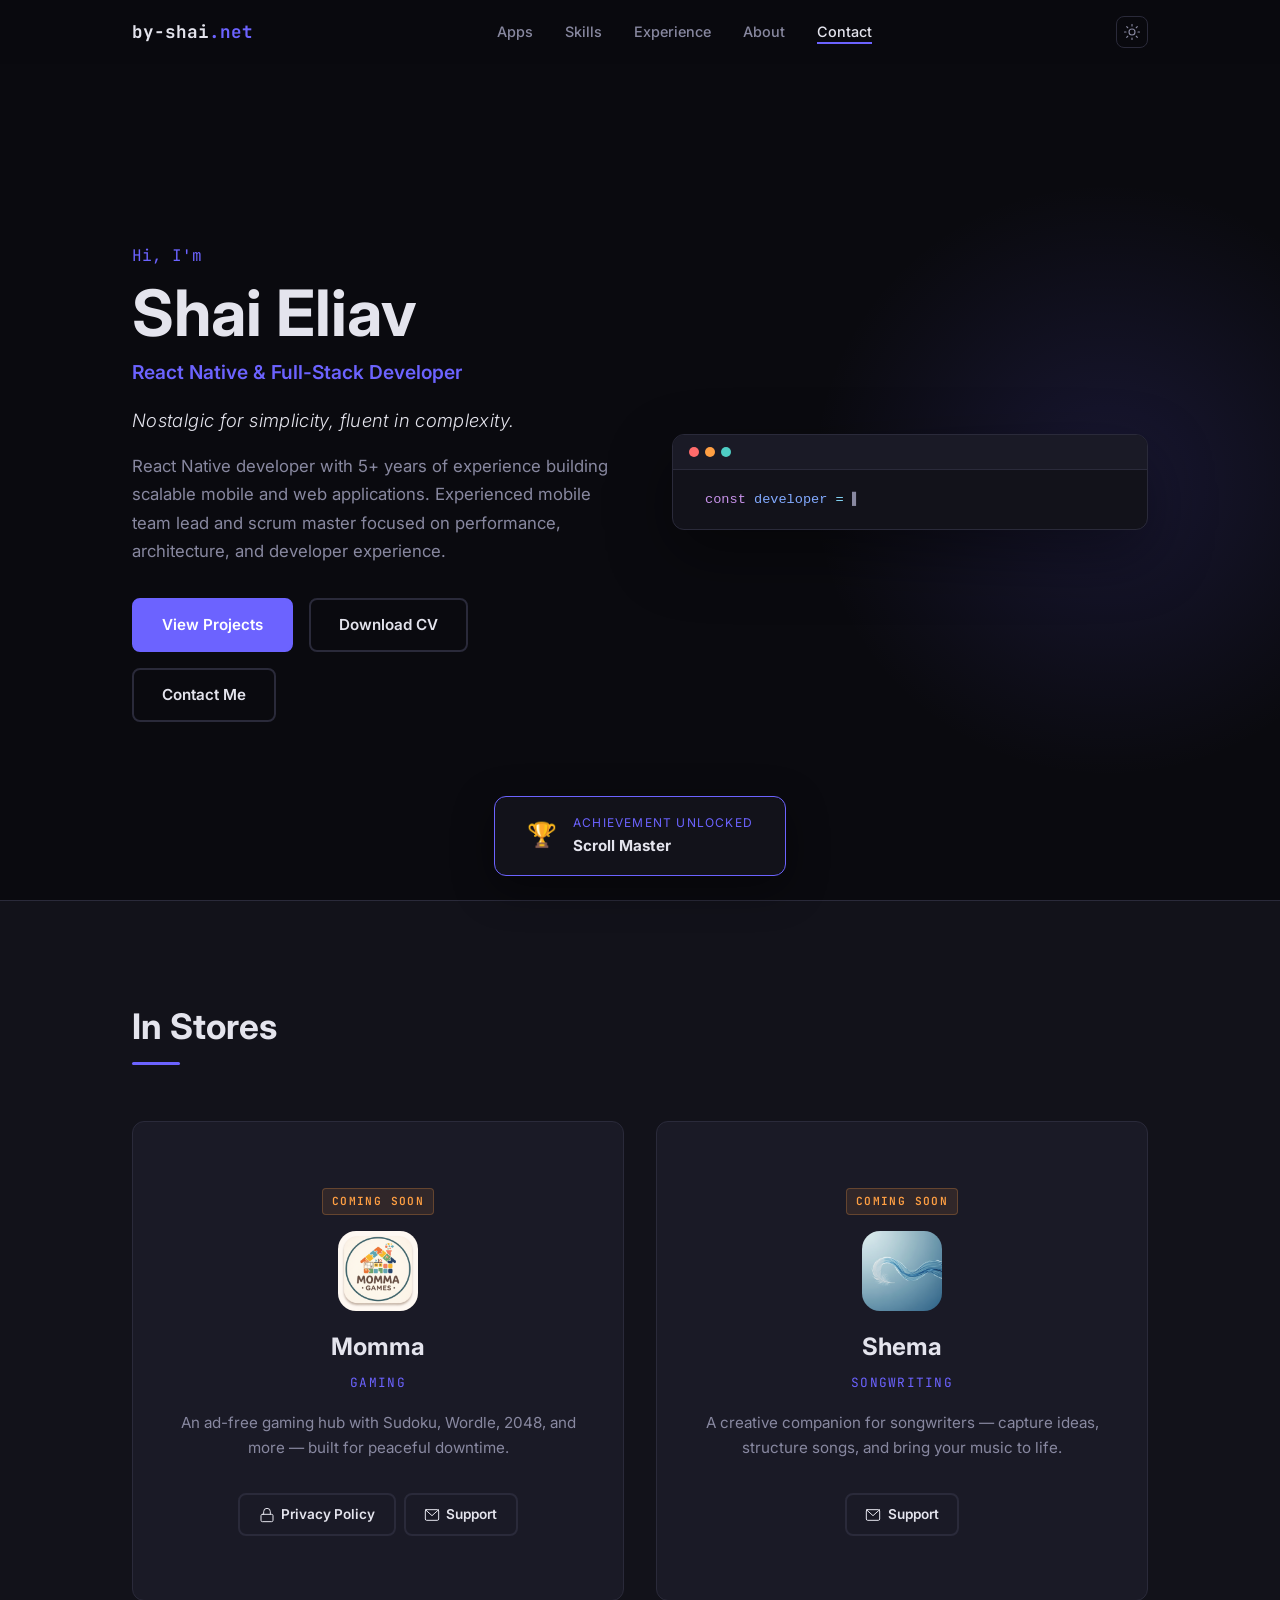
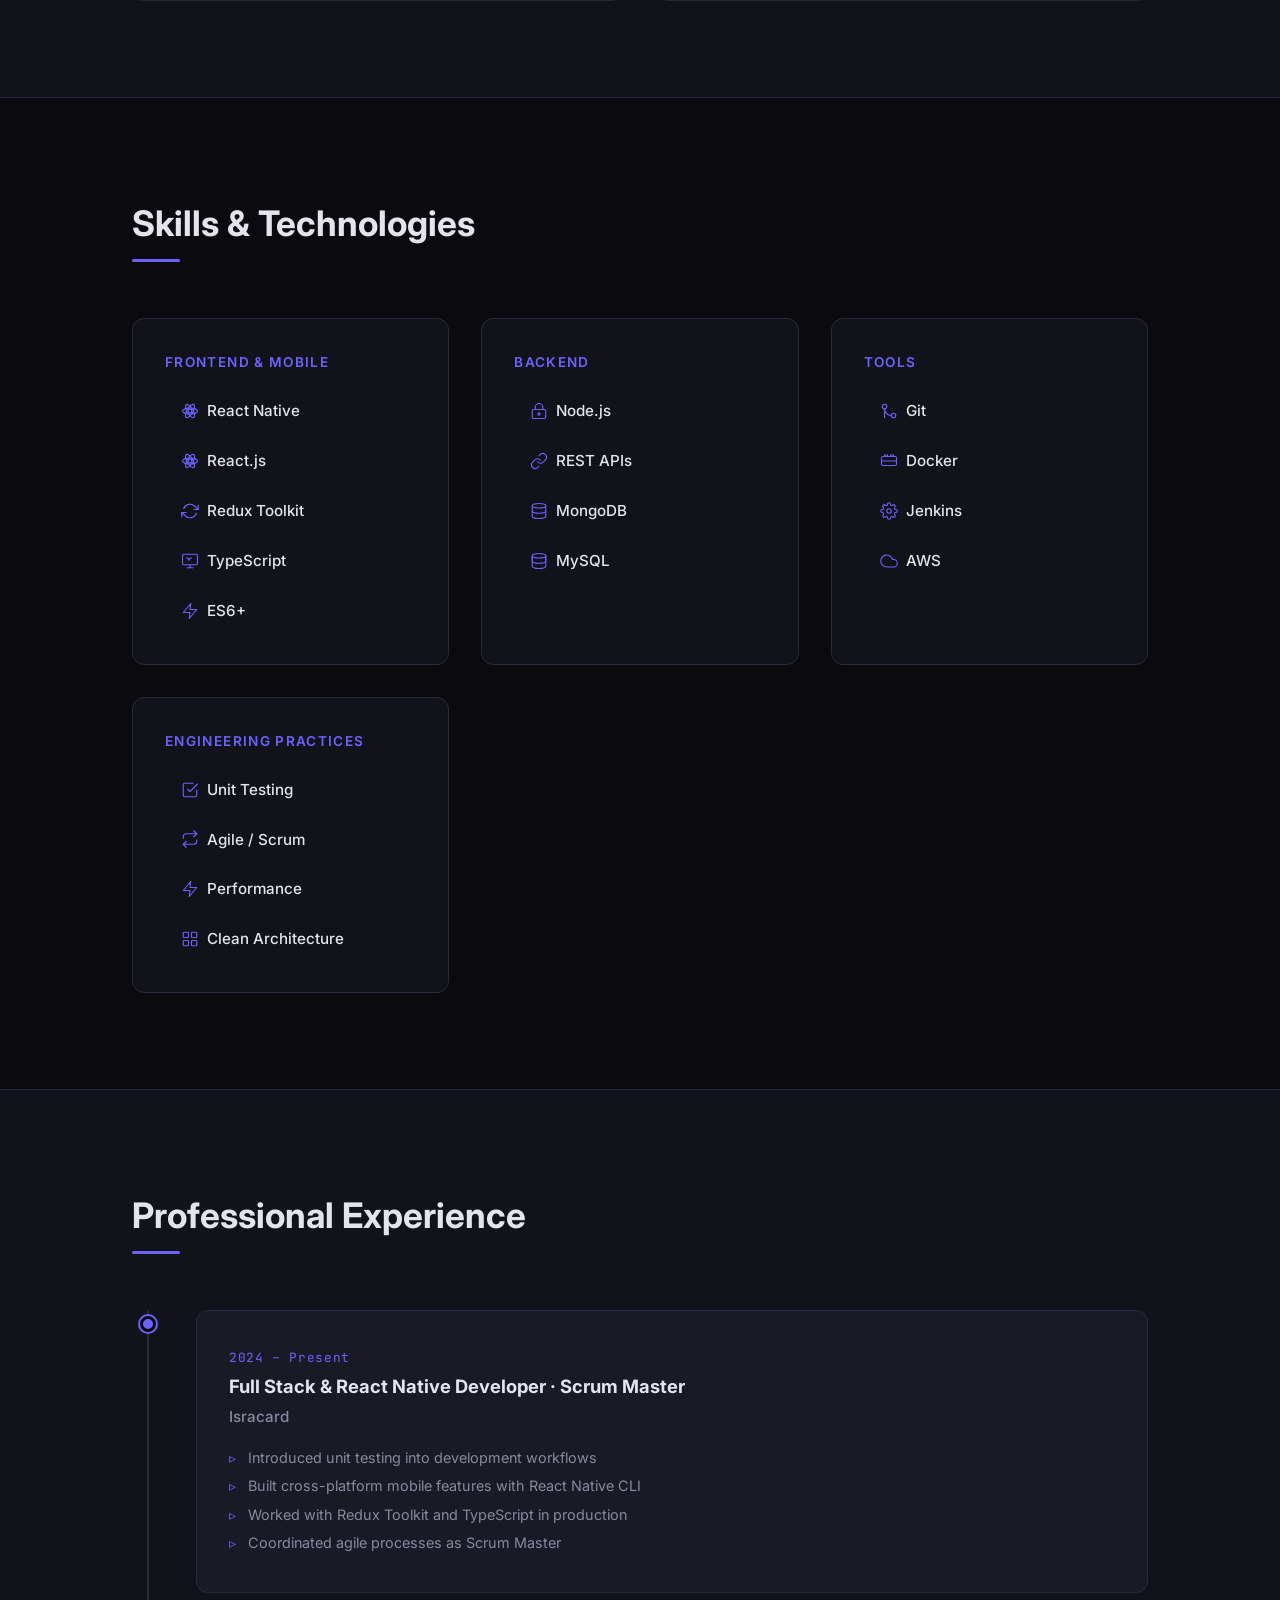
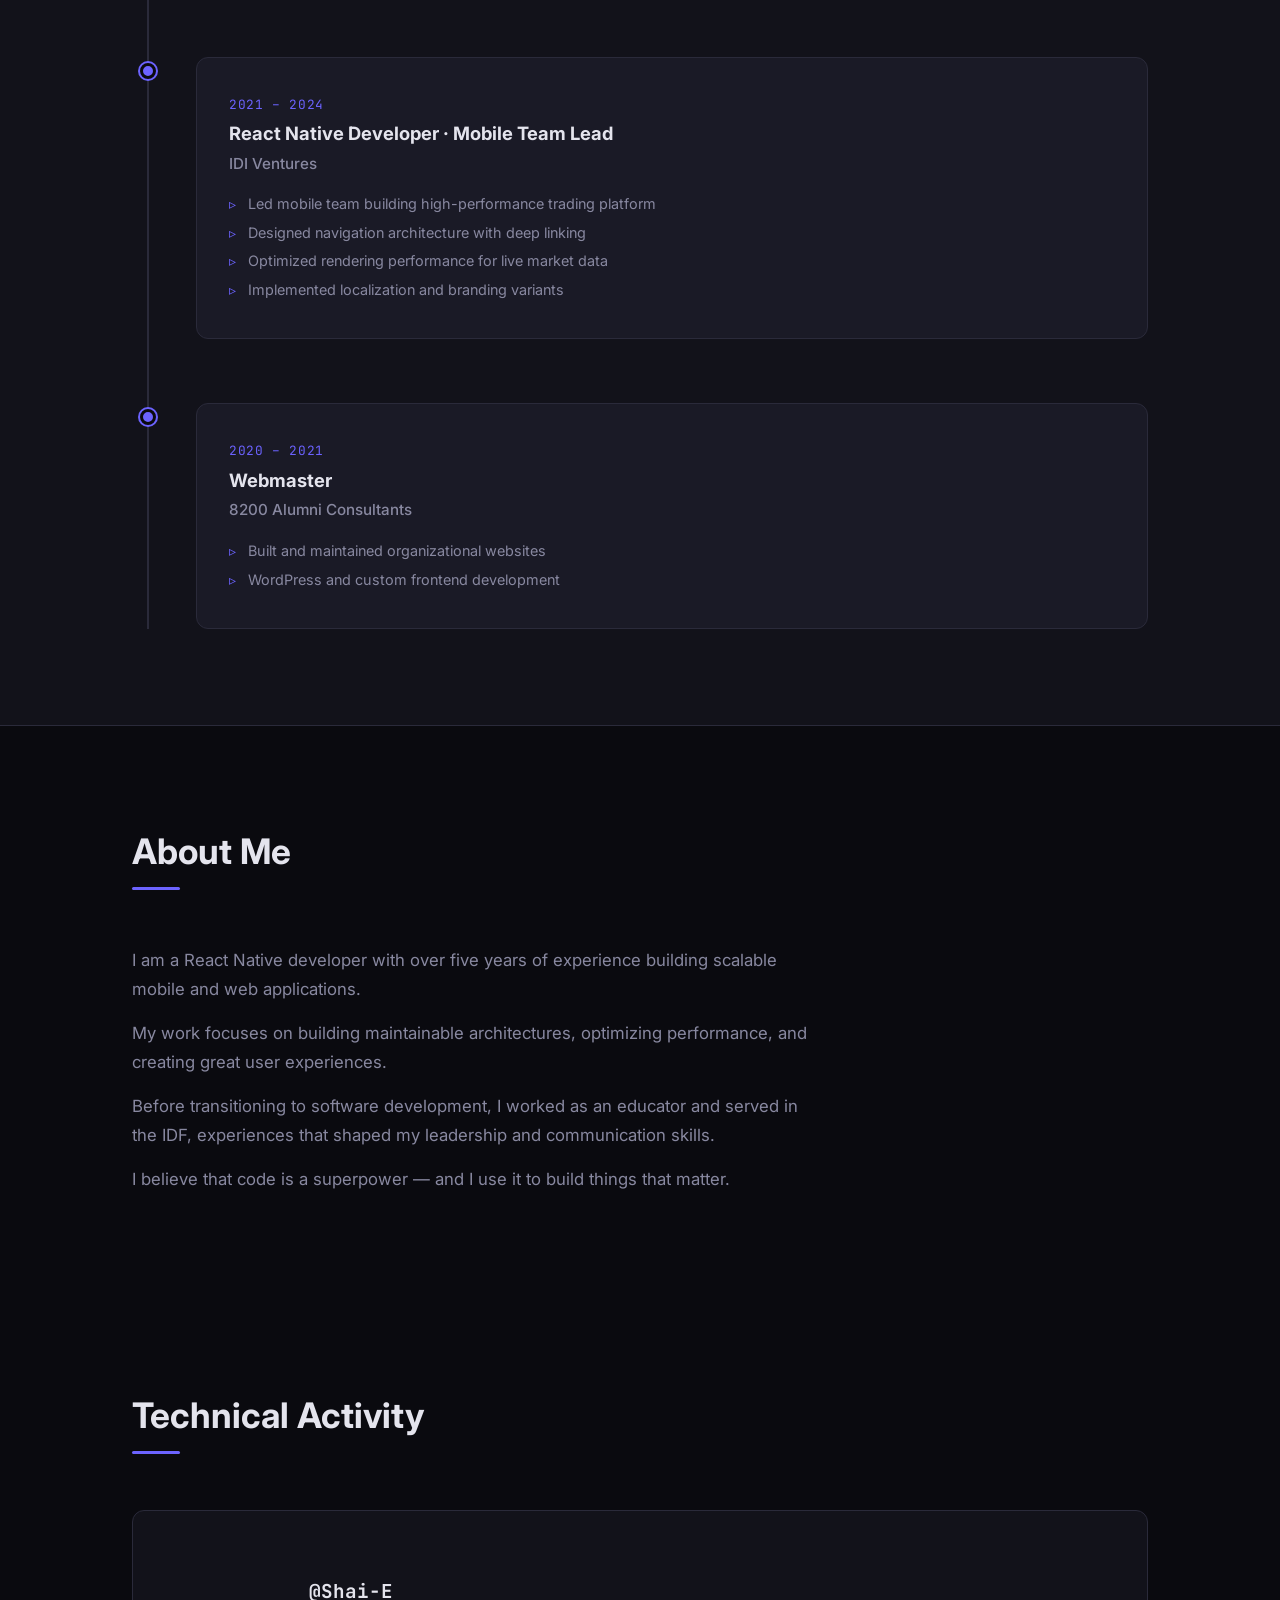
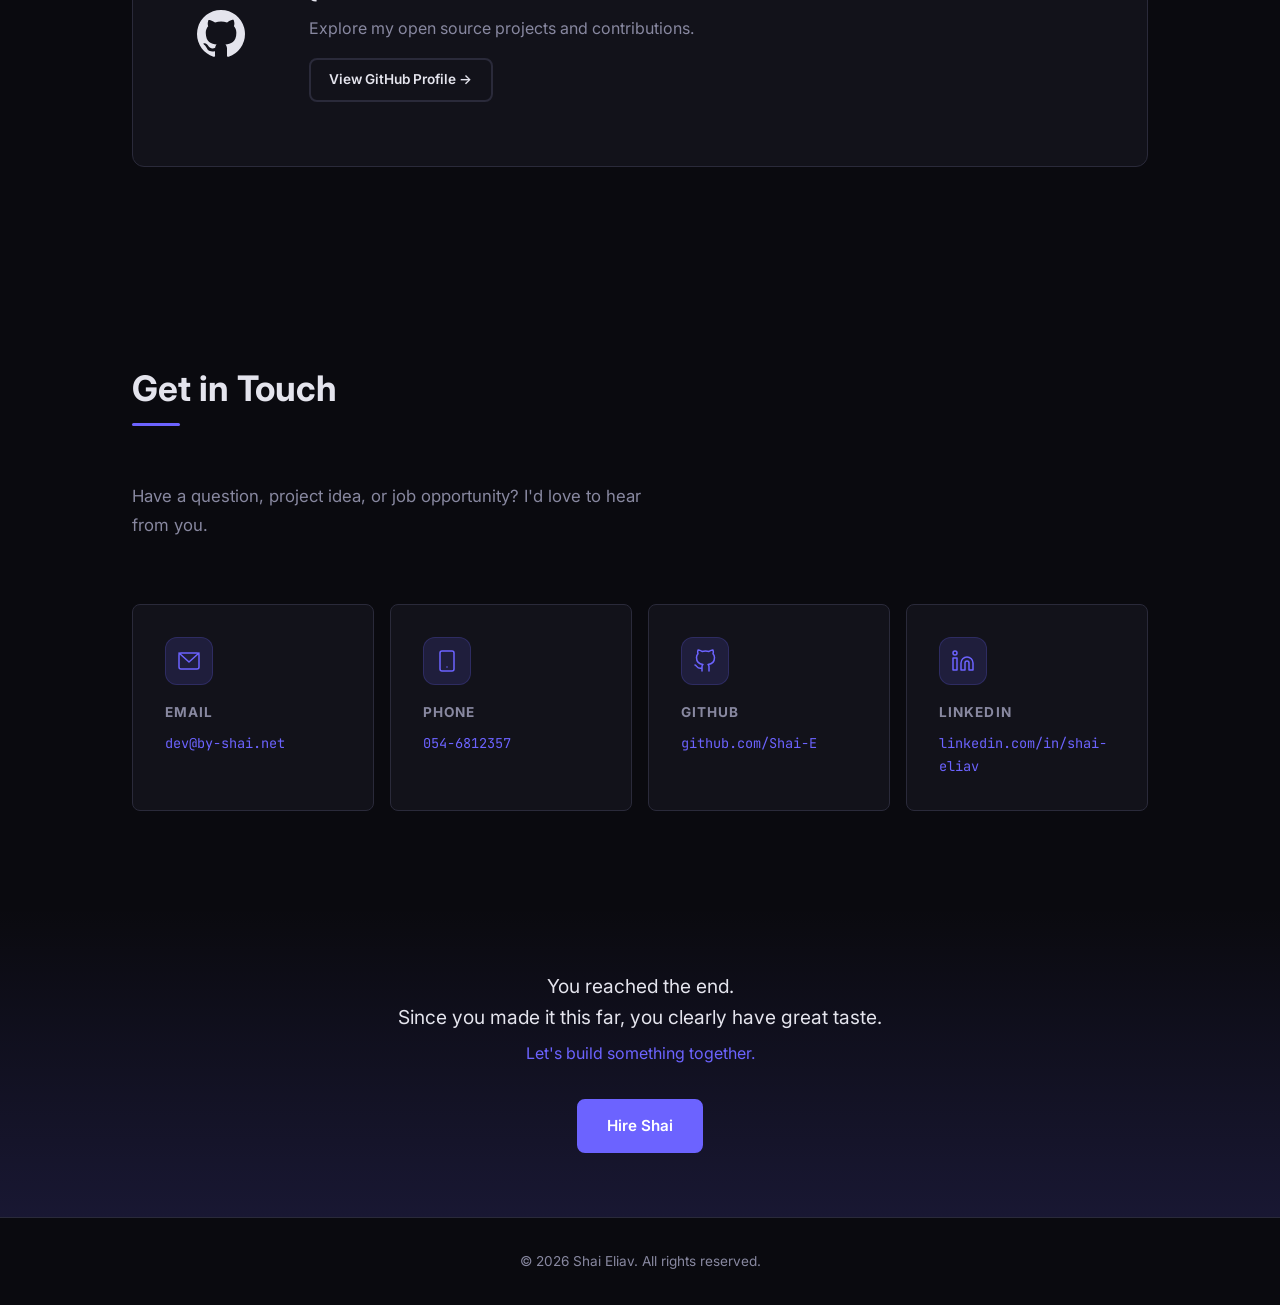
<file: index.html>
<!DOCTYPE html>
<html lang="en">
<head>
  <meta charset="UTF-8">
  <meta name="viewport" content="width=device-width, initial-scale=1.0">
  <title>Shai Eliav – React Native Developer</title>
  <meta name="description" content="React Native developer with 5+ years experience building scalable mobile applications and leading engineering teams.">
  <meta name="author" content="Shai Eliav">
  <meta name="keywords" content="React Native, Full Stack Developer, Mobile Developer, TypeScript, Redux Toolkit, Node.js">

  <!-- Open Graph -->
  <meta property="og:title" content="Shai Eliav – React Native Developer">
  <meta property="og:description" content="React Native developer with 5+ years experience building scalable mobile applications and leading engineering teams.">
  <meta property="og:type" content="website">
  <meta property="og:url" content="https://by-shai.net">

  <!-- Favicon -->
  <link rel="icon" href="data:image/svg+xml,<svg xmlns='http://www.w3.org/2000/svg' viewBox='0 0 100 100'><text y='.9em' font-size='90'>⚡</text></svg>">

  <!-- Fonts -->
  <link rel="preconnect" href="https://fonts.googleapis.com">
  <link rel="preconnect" href="https://fonts.gstatic.com" crossorigin>
  <link href="https://fonts.googleapis.com/css2?family=Inter:wght@400;500;600;700&family=JetBrains+Mono:wght@400;500&display=swap" rel="stylesheet">

  <link rel="stylesheet" href="css/variables.css">
  <link rel="stylesheet" href="css/base.css">
  <link rel="stylesheet" href="css/components.css">
  <link rel="stylesheet" href="css/easter-eggs.css">
  <link rel="stylesheet" href="css/responsive.css">
</head>
<body>

  <!--
    ╔══════════════════════════════════════════╗
    ║  Hello developer 👋                      ║
    ║                                          ║
    ║  Yes, I know you opened the inspector.   ║
    ║                                          ║
    ║  Since you're here:                      ║
    ║                                          ║
    ║  Favorite stack:                         ║
    ║  React Native + TypeScript               ║
    ║  + Redux Toolkit                         ║
    ║                                          ║
    ║  Let's build something great.            ║
    ║                                          ║
    ║  github.com/Shai-E                       ║
    ╚══════════════════════════════════════════╝
  -->

  <!-- ============ NAV ============ -->
  <nav class="nav" id="nav">
    <div class="nav__inner">
      <a href="#" class="nav__logo" id="siteLogo">by-shai<span class="accent">.net</span></a>
      <button class="nav__toggle" id="navToggle" aria-label="Toggle menu">
        <span></span><span></span><span></span>
      </button>
      <ul class="nav__links" id="navLinks">
        <!-- <li><a href="#projects">Projects</a></li> -->
        <li><a href="#stores">Apps</a></li>
        <li><a href="#skills">Skills</a></li>
        <li><a href="#experience">Experience</a></li>
        <li><a href="#about">About</a></li>
        <li><a href="#contact">Contact</a></li>
      </ul>
      <button class="nav__theme" id="themeToggle" aria-label="Switch theme" title="Switch theme">
        <svg viewBox="0 0 24 24" width="18" height="18" fill="none" stroke="currentColor" stroke-width="1.5" stroke-linecap="round" stroke-linejoin="round"><circle cx="12" cy="12" r="4"/><path d="M12 2v2"/><path d="M12 20v2"/><path d="M4.93 4.93l1.41 1.41"/><path d="M17.66 17.66l1.41 1.41"/><path d="M2 12h2"/><path d="M20 12h2"/><path d="M6.34 17.66l-1.41 1.41"/><path d="M19.07 4.93l-1.41 1.41"/></svg>
      </button>
    </div>
  </nav>

  <!-- ============ HERO ============ -->
  <header class="hero" id="hero">
    <div class="hero__bg-glow"></div>
    <div class="container hero__grid">
      <div class="hero__content">
        <p class="hero__greeting">Hi, I'm</p>
        <h1 class="hero__name">Shai Eliav</h1>
        <p class="hero__title">React Native & Full-Stack Developer</p>
        <p class="hero__slogan">Nostalgic for simplicity, fluent in complexity.</p>
        <p class="hero__tagline">React Native developer with 5+ years of experience building scalable mobile and web applications. Experienced mobile team lead and scrum master focused on performance, architecture, and developer experience.</p>
        <div class="hero__cta">
          <a href="#projects" class="btn btn--primary">View Projects</a>
          <a href="assets/Shai%20Eliav%20CV%202026.pdf" download class="btn btn--outline">Download CV</a>
          <a href="#contact" class="btn btn--outline">Contact Me</a>
        </div>
      </div>
      <div class="hero__code" aria-hidden="true">
        <div class="hero__code-window">
          <div class="hero__code-dots">
            <span></span><span></span><span></span>
          </div>
          <pre class="hero__code-text"><code id="heroCode"></code></pre>
        </div>
      </div>
    </div>
    <div class="hero__scroll" aria-hidden="true">
      <span>↓</span>
    </div>
  </header>

  <!--
  ============ FEATURED PROJECTS (hidden for now) ============
  <section class="section projects" id="projects">
    <div class="container">
      <h2 class="section__title fade-in">Featured Projects</h2>
      <div class="projects__grid">

        <article class="project-card fade-in">
          <div class="project-card__header">
            <div class="project-card__icon">
              <svg viewBox="0 0 24 24" width="28" height="28" fill="none" stroke="currentColor" stroke-width="1.5" stroke-linecap="round" stroke-linejoin="round">
                <polyline points="22 7 13.5 15.5 8.5 10.5 2 17"/>
                <polyline points="16 7 22 7 22 13"/>
              </svg>
            </div>
            <h3 class="project-card__name">Trading Platform</h3>
            <p class="project-card__company">IDI Ventures</p>
          </div>
          <p class="project-card__desc">High-performance mobile trading platform with live market data, optimized rendering, and complex navigation architecture.</p>
          <ul class="project-card__highlights">
            <li>Optimized long dynamic lists for 60fps scrolling</li>
            <li>Complex navigation architecture with deep linking</li>
            <li>Branding variants and multi-theme support</li>
          </ul>
          <div class="project-card__tech">
            <span class="tech-badge">React Native</span>
            <span class="tech-badge">Redux Toolkit</span>
            <span class="tech-badge">TypeScript</span>
          </div>
        </article>

        <article class="project-card fade-in">
          <div class="project-card__header">
            <div class="project-card__icon">
              <svg viewBox="0 0 24 24" width="28" height="28" fill="none" stroke="currentColor" stroke-width="1.5" stroke-linecap="round" stroke-linejoin="round">
                <path d="M12 2C8.13 2 5 5.13 5 9c0 5.25 7 13 7 13s7-7.75 7-13c0-3.87-3.13-7-7-7z"/>
                <circle cx="12" cy="9" r="2.5"/>
              </svg>
            </div>
            <h3 class="project-card__name">Get Lucky</h3>
            <p class="project-card__company">In Development</p>
          </div>
          <p class="project-card__desc">Mobile app connecting users to nearby events based on location with real-time interactions and approval workflows.</p>
          <ul class="project-card__highlights">
            <li>Location-based event discovery</li>
            <li>Event creation and participation approval</li>
            <li>Real-time interactions and notifications</li>
          </ul>
          <div class="project-card__tech">
            <span class="tech-badge">React Native</span>
            <span class="tech-badge">Node.js</span>
            <span class="tech-badge">MongoDB</span>
          </div>
        </article>

        <article class="project-card fade-in">
          <div class="project-card__header">
            <div class="project-card__icon project-card__icon--img">
              <img src="assets/momma-logo.png" alt="Momma logo">
            </div>
            <h3 class="project-card__name">Momma</h3>
            <p class="project-card__company">Personal Project</p>
          </div>
          <p class="project-card__desc">An ad-free gaming hub with Sudoku, Wordle, 2048, and more — built to make downtime actually peaceful.</p>
          <ul class="project-card__highlights">
            <li>Multiple classic games in one app</li>
            <li>Completely ad-free experience</li>
            <li>Clean, accessible UI design</li>
          </ul>
          <div class="project-card__tech">
            <span class="tech-badge">React Native</span>
            <span class="tech-badge">TypeScript</span>
            <span class="tech-badge">Zustand</span>
            <span class="tech-badge">MMKV</span>
          </div>
        </article>

        <article class="project-card fade-in">
          <div class="project-card__header">
            <div class="project-card__icon project-card__icon--img">
              <img src="assets/shema-logo.png" alt="Shema logo">
            </div>
            <h3 class="project-card__name">Shema</h3>
            <p class="project-card__company">Personal Project</p>
          </div>
          <p class="project-card__desc">A creative companion for songwriters — combining lyrics, recording, chords, and a teleprompter into one seamless, privacy-first experience. All data stays on device.</p>
          <ul class="project-card__highlights">
            <li>Lyrics editor with chords overlay</li>
            <li>Built-in recording and teleprompter</li>
            <li>Privacy-first — all data stored locally</li>
          </ul>
          <div class="project-card__tech">
            <span class="tech-badge">React Native</span>
            <span class="tech-badge">TypeScript</span>
            <span class="tech-badge">SQLite</span>
          </div>
        </article>

      </div>
    </div>
  </section>
  -->

  <!-- ============ IN STORES ============ -->
  <section class="section stores" id="stores">
    <div class="container">
      <h2 class="section__title fade-in">In Stores</h2>
      <div class="stores__grid">

        <!-- Momma -->
        <article class="store-card fade-in">
          <div class="store-card__badge">Coming Soon</div>
          <img src="assets/momma-logo.png" alt="Momma logo" class="store-card__logo">
          <h3 class="store-card__name">Momma</h3>
          <p class="store-card__category">Gaming</p>
          <p class="store-card__desc">An ad-free gaming hub with Sudoku, Wordle, 2048, and more — built for peaceful downtime.</p>
          <div class="store-card__links">
            <a href="privacy-momma.html" class="btn btn--small btn--outline"><svg viewBox="0 0 24 24" width="16" height="16" fill="none" stroke="currentColor" stroke-width="1.5" stroke-linecap="round" stroke-linejoin="round"><rect x="3" y="11" width="18" height="11" rx="2"/><path d="M7 11V7a5 5 0 0110 0v4"/></svg> Privacy Policy</a>
            <a href="mailto:dev+momma@by-shai.net" class="btn btn--small btn--outline"><svg viewBox="0 0 24 24" width="16" height="16" fill="none" stroke="currentColor" stroke-width="1.5" stroke-linecap="round" stroke-linejoin="round"><rect x="2" y="4" width="20" height="16" rx="2"/><polyline points="22 4 12 13 2 4"/></svg> Support</a>
          </div>
        </article>

        <!-- Shema -->
        <article class="store-card fade-in">
          <div class="store-card__badge">Coming Soon</div>
          <img src="assets/shema-logo.png" alt="Shema logo" class="store-card__logo">
          <h3 class="store-card__name">Shema</h3>
          <p class="store-card__category">Songwriting</p>
          <p class="store-card__desc">A creative companion for songwriters — capture ideas, structure songs, and bring your music to life.</p>
          <div class="store-card__links">
            <a href="mailto:dev+shema@by-shai.net" class="btn btn--small btn--outline"><svg viewBox="0 0 24 24" width="16" height="16" fill="none" stroke="currentColor" stroke-width="1.5" stroke-linecap="round" stroke-linejoin="round"><rect x="2" y="4" width="20" height="16" rx="2"/><polyline points="22 4 12 13 2 4"/></svg> Support</a>
          </div>
        </article>

      </div>
    </div>
  </section>

  <!-- ============ SKILLS & TECHNOLOGIES ============ -->
  <section class="section skills" id="skills">
    <div class="container">
      <h2 class="section__title fade-in">Skills & Technologies</h2>
      <div class="skills__grid">

        <div class="skill-group fade-in">
          <h3 class="skill-group__title">Frontend & Mobile</h3>
          <div class="skill-group__items">
            <div class="skill-item" data-detail="5+ years · Production mobile apps · Cross-platform architecture">
              <span class="skill-item__icon"><svg viewBox="0 0 24 24" width="18" height="18" fill="none" stroke="currentColor" stroke-width="1.5" stroke-linecap="round" stroke-linejoin="round"><circle cx="12" cy="12" r="2.5"/><ellipse cx="12" cy="12" rx="10" ry="4"/><ellipse cx="12" cy="12" rx="10" ry="4" transform="rotate(60 12 12)"/><ellipse cx="12" cy="12" rx="10" ry="4" transform="rotate(120 12 12)"/></svg></span>
              <span class="skill-item__name">React Native</span>
            </div>
            <div class="skill-item" data-detail="Component architecture · SPA development · Hooks">
              <span class="skill-item__icon"><svg viewBox="0 0 24 24" width="18" height="18" fill="none" stroke="currentColor" stroke-width="1.5" stroke-linecap="round" stroke-linejoin="round"><circle cx="12" cy="12" r="2.5"/><ellipse cx="12" cy="12" rx="10" ry="4"/><ellipse cx="12" cy="12" rx="10" ry="4" transform="rotate(60 12 12)"/><ellipse cx="12" cy="12" rx="10" ry="4" transform="rotate(120 12 12)"/></svg></span>
              <span class="skill-item__name">React.js</span>
            </div>
            <div class="skill-item" data-detail="State management · Large-scale application architecture">
              <span class="skill-item__icon"><svg viewBox="0 0 24 24" width="18" height="18" fill="none" stroke="currentColor" stroke-width="1.5" stroke-linecap="round" stroke-linejoin="round"><polyline points="23 4 23 10 17 10"/><polyline points="1 20 1 14 7 14"/><path d="M3.51 9a9 9 0 0114.85-3.36L23 10M1 14l4.64 4.36A9 9 0 0020.49 15"/></svg></span>
              <span class="skill-item__name">Redux Toolkit</span>
            </div>
            <div class="skill-item" data-detail="Type safety · Interfaces · Generics · Strict mode">
              <span class="skill-item__icon"><svg viewBox="0 0 24 24" width="18" height="18" fill="none" stroke="currentColor" stroke-width="1.5" stroke-linecap="round" stroke-linejoin="round"><rect x="2" y="3" width="20" height="14" rx="2"/><path d="M8 21h8"/><path d="M12 17v4"/><path d="M7 8h2l1.5 3L12 8h2"/></svg></span>
              <span class="skill-item__name">TypeScript</span>
            </div>
            <div class="skill-item" data-detail="Modern JavaScript · Async/await · Destructuring · Modules">
              <span class="skill-item__icon"><svg viewBox="0 0 24 24" width="18" height="18" fill="none" stroke="currentColor" stroke-width="1.5" stroke-linecap="round" stroke-linejoin="round"><path d="M13 2L3 14h9l-1 8 10-12h-9l1-8z"/></svg></span>
              <span class="skill-item__name">ES6+</span>
            </div>
          </div>
        </div>

        <div class="skill-group fade-in">
          <h3 class="skill-group__title">Backend</h3>
          <div class="skill-group__items">
            <div class="skill-item" data-detail="Express.js · Server-side logic · API development">
              <span class="skill-item__icon"><svg viewBox="0 0 24 24" width="18" height="18" fill="none" stroke="currentColor" stroke-width="1.5" stroke-linecap="round" stroke-linejoin="round"><path d="M12 2a5 5 0 015 5v3H7V7a5 5 0 015-5z"/><rect x="3" y="10" width="18" height="12" rx="2"/><circle cx="12" cy="16" r="1.5"/></svg></span>
              <span class="skill-item__name">Node.js</span>
            </div>
            <div class="skill-item" data-detail="API design · Authentication · CRUD operations">
              <span class="skill-item__icon"><svg viewBox="0 0 24 24" width="18" height="18" fill="none" stroke="currentColor" stroke-width="1.5" stroke-linecap="round" stroke-linejoin="round"><path d="M10 13a5 5 0 007.54.54l3-3a5 5 0 00-7.07-7.07l-1.72 1.71"/><path d="M14 11a5 5 0 00-7.54-.54l-3 3a5 5 0 007.07 7.07l1.71-1.71"/></svg></span>
              <span class="skill-item__name">REST APIs</span>
            </div>
            <div class="skill-item" data-detail="NoSQL · Document-based · Aggregation pipelines">
              <span class="skill-item__icon"><svg viewBox="0 0 24 24" width="18" height="18" fill="none" stroke="currentColor" stroke-width="1.5" stroke-linecap="round" stroke-linejoin="round"><ellipse cx="12" cy="5" rx="9" ry="3"/><path d="M21 12c0 1.66-4 3-9 3s-9-1.34-9-3"/><path d="M3 5v14c0 1.66 4 3 9 3s9-1.34 9-3V5"/></svg></span>
              <span class="skill-item__name">MongoDB</span>
            </div>
            <div class="skill-item" data-detail="Relational databases · Query optimization">
              <span class="skill-item__icon"><svg viewBox="0 0 24 24" width="18" height="18" fill="none" stroke="currentColor" stroke-width="1.5" stroke-linecap="round" stroke-linejoin="round"><ellipse cx="12" cy="5" rx="9" ry="3"/><path d="M21 12c0 1.66-4 3-9 3s-9-1.34-9-3"/><path d="M3 5v14c0 1.66 4 3 9 3s9-1.34 9-3V5"/><line x1="3" y1="12" x2="3" y2="5"/><line x1="21" y1="12" x2="21" y2="5"/></svg></span>
              <span class="skill-item__name">MySQL</span>
            </div>
          </div>
        </div>

        <div class="skill-group fade-in">
          <h3 class="skill-group__title">Tools</h3>
          <div class="skill-group__items">
            <div class="skill-item" data-detail="Version control · Branching strategies · Code review">
              <span class="skill-item__icon"><svg viewBox="0 0 24 24" width="18" height="18" fill="none" stroke="currentColor" stroke-width="1.5" stroke-linecap="round" stroke-linejoin="round"><circle cx="18" cy="18" r="3"/><circle cx="6" cy="6" r="3"/><path d="M6 21V9a9 9 0 009 9"/></svg></span>
              <span class="skill-item__name">Git</span>
            </div>
            <div class="skill-item" data-detail="Containerization · Development environments">
              <span class="skill-item__icon"><svg viewBox="0 0 24 24" width="18" height="18" fill="none" stroke="currentColor" stroke-width="1.5" stroke-linecap="round" stroke-linejoin="round"><rect x="2" y="6" width="20" height="12" rx="2"/><path d="M6 6V4h4v2"/><path d="M14 6V4h4v2"/><path d="M2 12h20"/></svg></span>
              <span class="skill-item__name">Docker</span>
            </div>
            <div class="skill-item" data-detail="CI/CD · Automated builds · Pipeline management">
              <span class="skill-item__icon"><svg viewBox="0 0 24 24" width="18" height="18" fill="none" stroke="currentColor" stroke-width="1.5" stroke-linecap="round" stroke-linejoin="round"><circle cx="12" cy="12" r="3"/><path d="M19.4 15a1.65 1.65 0 00.33 1.82l.06.06a2 2 0 01-2.83 2.83l-.06-.06a1.65 1.65 0 00-1.82-.33 1.65 1.65 0 00-1 1.51V21a2 2 0 01-4 0v-.09A1.65 1.65 0 009 19.4a1.65 1.65 0 00-1.82.33l-.06.06a2 2 0 01-2.83-2.83l.06-.06A1.65 1.65 0 004.68 15a1.65 1.65 0 00-1.51-1H3a2 2 0 010-4h.09A1.65 1.65 0 004.6 9a1.65 1.65 0 00-.33-1.82l-.06-.06a2 2 0 012.83-2.83l.06.06A1.65 1.65 0 009 4.68a1.65 1.65 0 001-1.51V3a2 2 0 014 0v.09a1.65 1.65 0 001 1.51 1.65 1.65 0 001.82-.33l.06-.06a2 2 0 012.83 2.83l-.06.06A1.65 1.65 0 0019.4 9a1.65 1.65 0 001.51 1H21a2 2 0 010 4h-.09a1.65 1.65 0 00-1.51 1z"/></svg></span>
              <span class="skill-item__name">Jenkins</span>
            </div>
            <div class="skill-item" data-detail="S3 · CloudFront · Cloud infrastructure">
              <span class="skill-item__icon"><svg viewBox="0 0 24 24" width="18" height="18" fill="none" stroke="currentColor" stroke-width="1.5" stroke-linecap="round" stroke-linejoin="round"><path d="M18 10h-1.26A8 8 0 109 20h9a5 5 0 000-10z"/></svg></span>
              <span class="skill-item__name">AWS</span>
            </div>
          </div>
        </div>

        <div class="skill-group fade-in">
          <h3 class="skill-group__title">Engineering Practices</h3>
          <div class="skill-group__items">
            <div class="skill-item" data-detail="Jest · Testing Library · TDD approach">
              <span class="skill-item__icon"><svg viewBox="0 0 24 24" width="18" height="18" fill="none" stroke="currentColor" stroke-width="1.5" stroke-linecap="round" stroke-linejoin="round"><path d="M9 11l3 3L22 4"/><path d="M21 12v7a2 2 0 01-2 2H5a2 2 0 01-2-2V5a2 2 0 012-2h11"/></svg></span>
              <span class="skill-item__name">Unit Testing</span>
            </div>
            <div class="skill-item" data-detail="Sprint planning · Retrospectives · Scrum master">
              <span class="skill-item__icon"><svg viewBox="0 0 24 24" width="18" height="18" fill="none" stroke="currentColor" stroke-width="1.5" stroke-linecap="round" stroke-linejoin="round"><polyline points="17 1 21 5 17 9"/><path d="M3 11V9a4 4 0 014-4h14"/><polyline points="7 23 3 19 7 15"/><path d="M21 13v2a4 4 0 01-4 4H3"/></svg></span>
              <span class="skill-item__name">Agile / Scrum</span>
            </div>
            <div class="skill-item" data-detail="FlatList optimization · Bundle size · Memory management">
              <span class="skill-item__icon"><svg viewBox="0 0 24 24" width="18" height="18" fill="none" stroke="currentColor" stroke-width="1.5" stroke-linecap="round" stroke-linejoin="round"><polygon points="13 2 3 14 12 14 11 22 21 10 12 10 13 2"/></svg></span>
              <span class="skill-item__name">Performance</span>
            </div>
            <div class="skill-item" data-detail="SOLID principles · Separation of concerns · Modularity">
              <span class="skill-item__icon"><svg viewBox="0 0 24 24" width="18" height="18" fill="none" stroke="currentColor" stroke-width="1.5" stroke-linecap="round" stroke-linejoin="round"><rect x="3" y="3" width="7" height="7" rx="1"/><rect x="14" y="3" width="7" height="7" rx="1"/><rect x="3" y="14" width="7" height="7" rx="1"/><rect x="14" y="14" width="7" height="7" rx="1"/></svg></span>
              <span class="skill-item__name">Clean Architecture</span>
            </div>
          </div>
        </div>

      </div>
    </div>
  </section>

  <!-- ============ EXPERIENCE TIMELINE ============ -->
  <section class="section experience" id="experience">
    <div class="container">
      <h2 class="section__title fade-in">Professional Experience</h2>
      <div class="timeline">

        <div class="timeline__item fade-in">
          <div class="timeline__dot"></div>
          <div class="timeline__content">
            <span class="timeline__date">2024 – Present</span>
            <h3 class="timeline__role">Full Stack & React Native Developer · Scrum Master</h3>
            <h4 class="timeline__company">Isracard</h4>
            <ul class="timeline__highlights">
              <li>Introduced unit testing into development workflows</li>
              <li>Built cross-platform mobile features with React Native CLI</li>
              <li>Worked with Redux Toolkit and TypeScript in production</li>
              <li>Coordinated agile processes as Scrum Master</li>
            </ul>
          </div>
        </div>

        <div class="timeline__item fade-in">
          <div class="timeline__dot"></div>
          <div class="timeline__content">
            <span class="timeline__date">2021 – 2024</span>
            <h3 class="timeline__role">React Native Developer · Mobile Team Lead</h3>
            <h4 class="timeline__company">IDI Ventures</h4>
            <ul class="timeline__highlights">
              <li>Led mobile team building high-performance trading platform</li>
              <li>Designed navigation architecture with deep linking</li>
              <li>Optimized rendering performance for live market data</li>
              <li>Implemented localization and branding variants</li>
            </ul>
          </div>
        </div>

        <div class="timeline__item fade-in">
          <div class="timeline__dot"></div>
          <div class="timeline__content">
            <span class="timeline__date">2020 – 2021</span>
            <h3 class="timeline__role">Webmaster</h3>
            <h4 class="timeline__company">8200 Alumni Consultants</h4>
            <ul class="timeline__highlights">
              <li>Built and maintained organizational websites</li>
              <li>WordPress and custom frontend development</li>
            </ul>
          </div>
        </div>

      </div>
    </div>
  </section>

  <!-- ============ ABOUT ============ -->
  <section class="section about" id="about">
    <div class="container">
      <h2 class="section__title fade-in">About Me</h2>
      <div class="about__content fade-in">
        <div class="about__text">
          <p>I am a React Native developer with over five years of experience building scalable mobile and web applications.</p>
          <p>My work focuses on building maintainable architectures, optimizing performance, and creating great user experiences.</p>
          <p>Before transitioning to software development, I worked as an educator and served in the IDF, experiences that shaped my leadership and communication skills.</p>
          <p>I believe that code is a superpower — and I use it to build things that matter.</p>
        </div>
      </div>
    </div>
  </section>

  <!-- ============ GITHUB ============ -->
  <section class="section github" id="github">
    <div class="container">
      <h2 class="section__title fade-in">Technical Activity</h2>
      <div class="github__content fade-in">
        <div class="github__card">
          <div class="github__avatar" id="githubIcon">
            <svg viewBox="0 0 24 24" width="48" height="48" fill="currentColor"><path d="M12 0C5.37 0 0 5.37 0 12c0 5.31 3.435 9.795 8.205 11.385.6.105.825-.255.825-.57 0-.285-.015-1.23-.015-2.235-3.015.555-3.795-.735-4.035-1.41-.135-.345-.72-1.41-1.23-1.695-.42-.225-1.02-.78-.015-.795.945-.015 1.62.87 1.845 1.23 1.08 1.815 2.805 1.305 3.495.99.105-.78.42-1.305.765-1.605-2.67-.3-5.46-1.335-5.46-5.925 0-1.305.465-2.385 1.23-3.225-.12-.3-.54-1.53.12-3.18 0 0 1.005-.315 3.3 1.23.96-.27 1.98-.405 3-.405s2.04.135 3 .405c2.295-1.56 3.3-1.23 3.3-1.23.66 1.65.24 2.88.12 3.18.765.84 1.23 1.905 1.23 3.225 0 4.605-2.805 5.625-5.475 5.925.435.375.81 1.095.81 2.22 0 1.605-.015 2.895-.015 3.3 0 .315.225.69.825.57A12.02 12.02 0 0024 12c0-6.63-5.37-12-12-12z"/></svg>
          </div>
          <div class="github__info">
            <h3>@Shai-E</h3>
            <p>Explore my open source projects and contributions.</p>
            <a href="https://github.com/Shai-E" target="_blank" rel="noopener noreferrer" class="btn btn--outline btn--small">View GitHub Profile →</a>
          </div>
        </div>
      </div>
    </div>
  </section>

  <!-- ============ CONTACT ============ -->
  <section class="section contact" id="contact">
    <div class="container">
      <h2 class="section__title fade-in">Get in Touch</h2>
      <p class="contact__text fade-in">Have a question, project idea, or job opportunity? I'd love to hear from you.</p>
      <div class="contact__grid fade-in">
        <a href="mailto:dev@by-shai.net" class="contact-card">
          <span class="contact-card__icon"><svg viewBox="0 0 24 24" width="24" height="24" fill="none" stroke="currentColor" stroke-width="1.5" stroke-linecap="round" stroke-linejoin="round"><rect x="2" y="4" width="20" height="16" rx="2"/><polyline points="22 4 12 13 2 4"/></svg></span>
          <h4>Email</h4>
          <p>dev@by-shai.net</p>
        </a>
        <a href="tel:+972546812357" class="contact-card">
          <span class="contact-card__icon"><svg viewBox="0 0 24 24" width="24" height="24" fill="none" stroke="currentColor" stroke-width="1.5" stroke-linecap="round" stroke-linejoin="round"><rect x="5" y="2" width="14" height="20" rx="2"/><line x1="12" y1="18" x2="12" y2="18.01"/></svg></span>
          <h4>Phone</h4>
          <p>054-6812357</p>
        </a>
        <a href="https://github.com/Shai-E" target="_blank" rel="noopener noreferrer" class="contact-card">
          <span class="contact-card__icon"><svg viewBox="0 0 24 24" width="24" height="24" fill="none" stroke="currentColor" stroke-width="1.5" stroke-linecap="round" stroke-linejoin="round"><path d="M9 19c-5 1.5-5-2.5-7-3m14 6v-3.87a3.37 3.37 0 00-.94-2.61c3.14-.35 6.44-1.54 6.44-7A5.44 5.44 0 0020 4.77 5.07 5.07 0 0019.91 1S18.73.65 16 2.48a13.38 13.38 0 00-7 0C6.27.65 5.09 1 5.09 1A5.07 5.07 0 005 4.77a5.44 5.44 0 00-1.5 3.78c0 5.42 3.3 6.61 6.44 7A3.37 3.37 0 009 18.13V22"/></svg></span>
          <h4>GitHub</h4>
          <p>github.com/Shai-E</p>
        </a>
        <a href="https://www.linkedin.com/in/shai-eliav" target="_blank" rel="noopener noreferrer" class="contact-card">
          <span class="contact-card__icon"><svg viewBox="0 0 24 24" width="24" height="24" fill="none" stroke="currentColor" stroke-width="1.5" stroke-linecap="round" stroke-linejoin="round"><path d="M16 8a6 6 0 016 6v7h-4v-7a2 2 0 00-4 0v7h-4v-7a6 6 0 016-6z"/><rect x="2" y="9" width="4" height="12"/><circle cx="4" cy="4" r="2"/></svg></span>
          <h4>LinkedIn</h4>
          <p>linkedin.com/in/shai-eliav</p>
        </a>
      </div>
    </div>
  </section>

  <!-- ============ SCROLL COMPLETION ============ -->
  <div class="scroll-complete" id="scrollComplete">
    <div class="scroll-complete__content">
      <p class="scroll-complete__text">You reached the end.<br>Since you made it this far, you clearly have great taste.</p>
      <p class="scroll-complete__subtext">Let's build something together.</p>
      <a href="#contact" class="btn btn--primary">Hire Shai</a>
    </div>
  </div>

  <!-- ============ FOOTER ============ -->
  <footer class="footer">
    <div class="container">
      <p>&copy; <span id="year"></span> Shai Eliav. All rights reserved.</p>
    </div>
  </footer>

  <!-- ============ EASTER EGG: TERMINAL ============ -->
  <div class="terminal" id="terminal" hidden>
    <div class="terminal__header">
      <span class="terminal__title">shai@portfolio:~</span>
      <button class="terminal__close" id="terminalClose" aria-label="Close terminal">×</button>
    </div>
    <div class="terminal__body" id="terminalBody">
      <div class="terminal__output" id="terminalOutput"></div>
      <div class="terminal__input-line">
        <span class="terminal__prompt">&gt;</span>
        <input type="text" class="terminal__input" id="terminalInput" autocomplete="off" spellcheck="false" aria-label="Terminal input">
      </div>
    </div>
  </div>

  <!-- ============ EASTER EGG: DEVELOPER OVERLAY ============ -->
  <div class="dev-overlay" id="devOverlay" hidden>
    <div class="dev-overlay__backdrop"></div>
    <div class="dev-overlay__panel">
      <h2>Developer Mode Activated</h2>
      <p class="dev-overlay__welcome">Welcome fellow developer.</p>
      <div class="dev-overlay__commands">
        <p>Available commands:</p>
        <code>help · projects · skills · contact · secret</code>
      </div>
      <div class="dev-overlay__body" id="devOverlayBody"></div>
      <div class="dev-overlay__input-line">
        <span class="dev-overlay__prompt">&gt;</span>
        <input type="text" class="dev-overlay__input" id="devOverlayInput" autocomplete="off" spellcheck="false" aria-label="Developer console input">
      </div>
      <button class="dev-overlay__close" id="devOverlayClose" aria-label="Close developer overlay">ESC to close</button>
    </div>
  </div>

  <!-- ============ EASTER EGG: GAME MODAL ============ -->
  <div class="game-modal" id="gameModal" hidden>
    <div class="game-modal__backdrop"></div>
    <div class="game-modal__panel">
      <div class="game-modal__header">
        <span>Mini game unlocked 🎮</span>
        <button class="game-modal__close" id="gameModalClose" aria-label="Close game">×</button>
      </div>
      <p class="game-modal__subtitle">Built with pure JavaScript.</p>
      <canvas id="snakeCanvas" width="300" height="300"></canvas>
      <p class="game-modal__controls">Arrow keys or swipe to play · Space or tap to restart</p>
    </div>
  </div>

  <!-- ============ EASTER EGG: ACHIEVEMENT TOAST ============ -->
  <div class="achievement-toast" id="achievementToast" hidden>
    <span class="achievement-toast__icon">🏆</span>
    <div>
      <p class="achievement-toast__label">Achievement unlocked</p>
      <p class="achievement-toast__name" id="achievementName"></p>
    </div>
  </div>

  <!-- ============ EASTER EGG: RECRUITER POPUP ============ -->
  <div class="recruiter-popup" id="recruiterPopup" hidden>
    <div class="recruiter-popup__content">
      <button class="recruiter-popup__close" id="recruiterClose" aria-label="Close popup">×</button>
      <p class="recruiter-popup__title">Still here?</p>
      <p class="recruiter-popup__text">You might be a recruiter.</p>
      <p class="recruiter-popup__text">Want to see my CV?</p>
      <a href="assets/Shai%20Eliav%20CV%202026.pdf" download class="btn btn--primary btn--small" id="recruiterCTA">Download CV</a>
    </div>
  </div>

  <script src="js/core.js"></script>
  <script src="js/easter-eggs.js"></script>
</body>
</html>
</file>
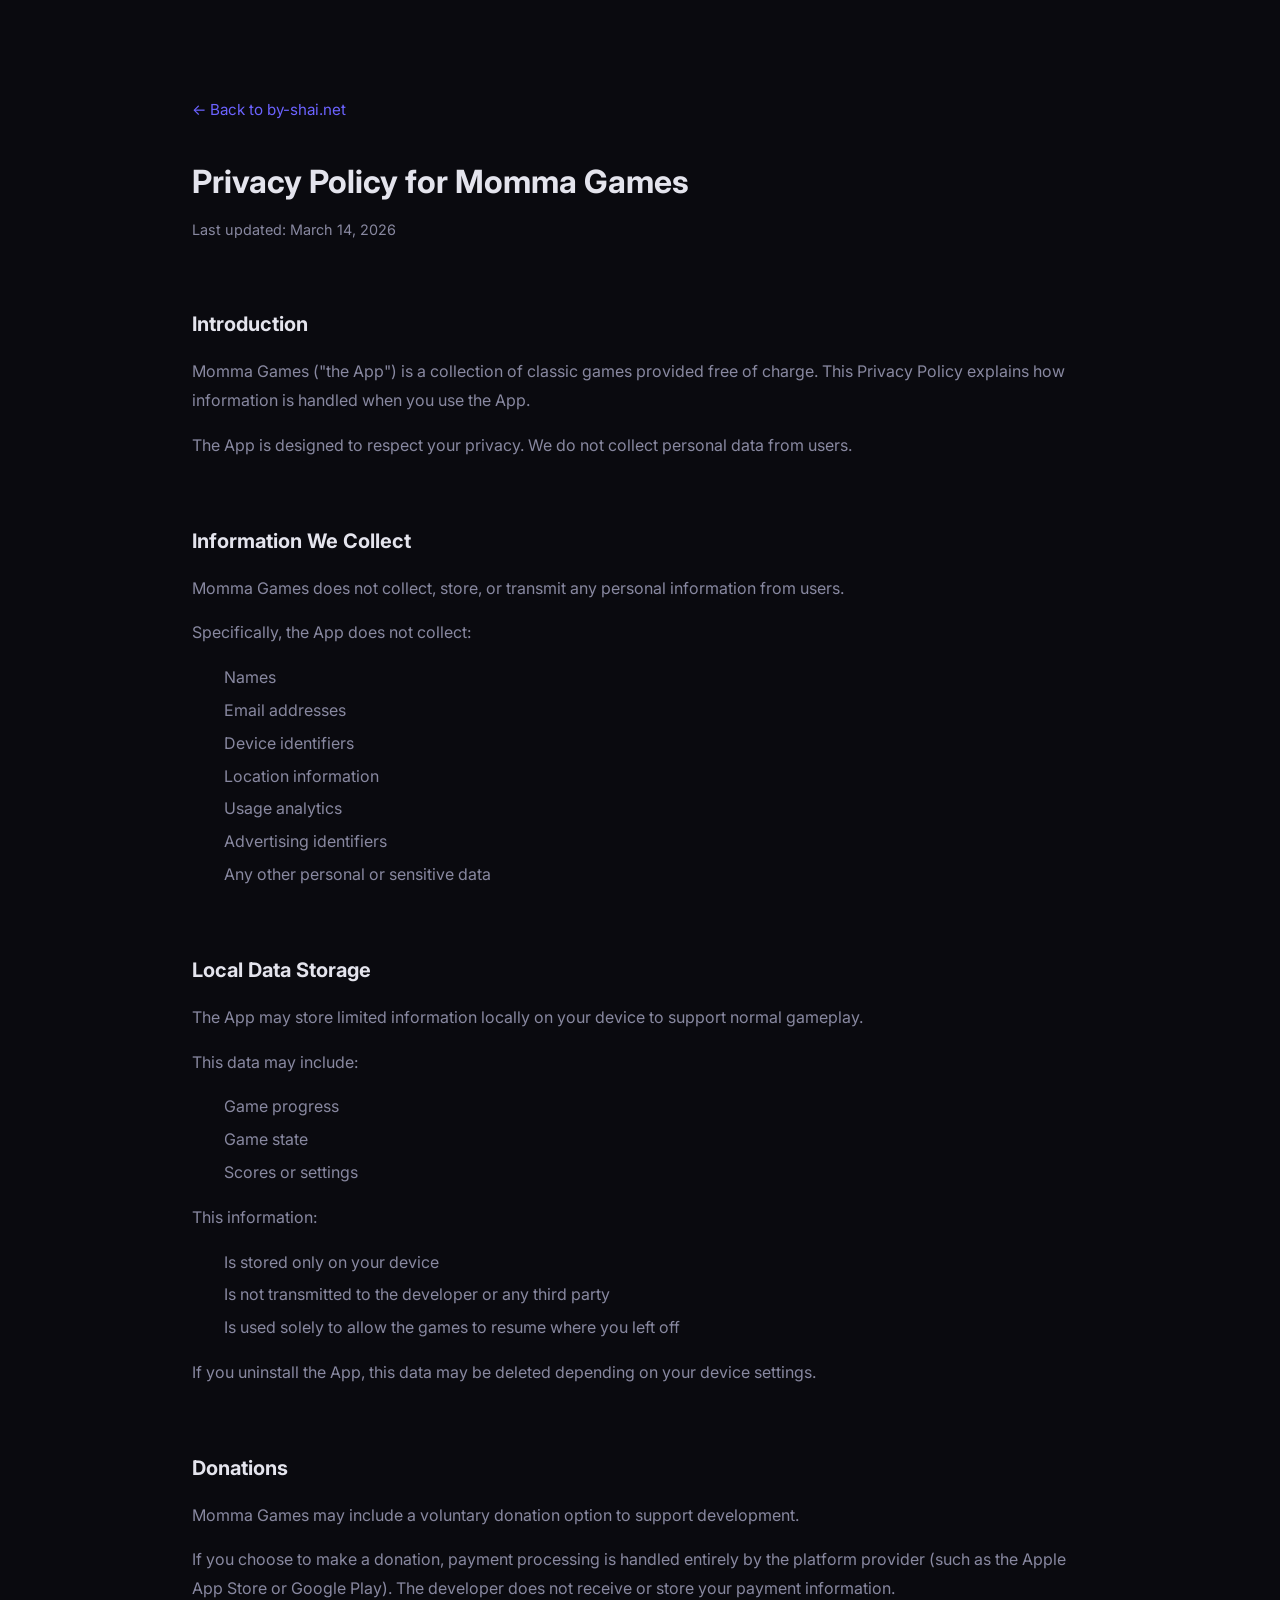
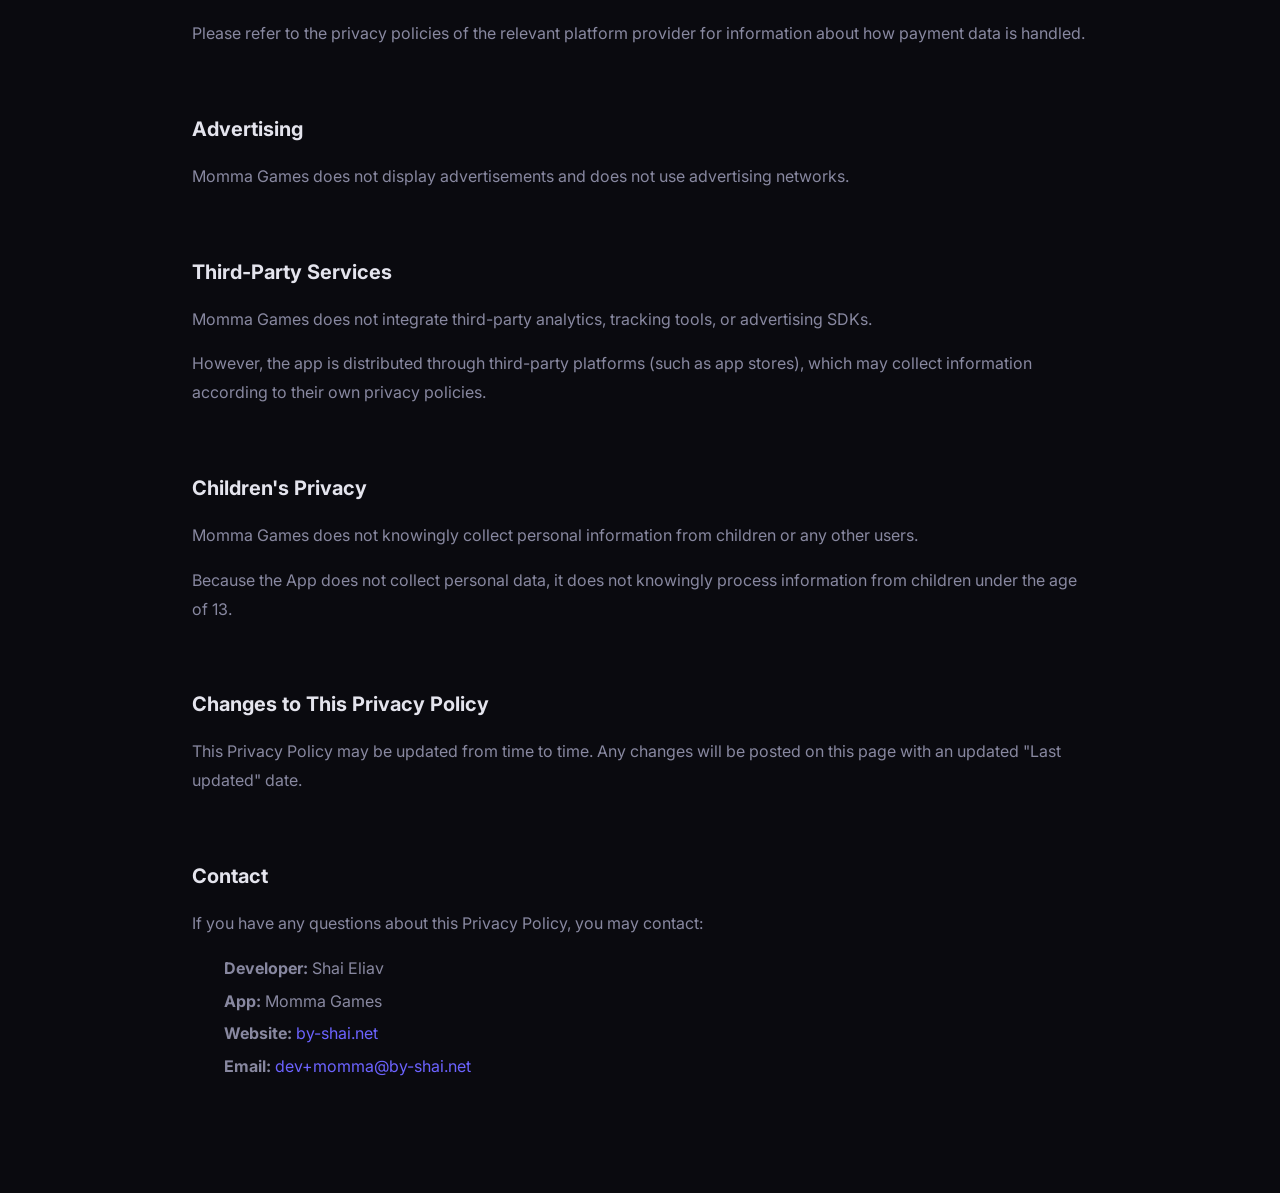
<file: privacy-momma.html>
<!DOCTYPE html>
<html lang="en">
<head>
  <meta charset="UTF-8">
  <meta name="viewport" content="width=device-width, initial-scale=1.0">
  <title>Privacy Policy — Momma Games</title>
  <meta name="description" content="Privacy Policy for Momma Games by Shai Eliav.">
  <meta name="author" content="Shai Eliav">

  <!-- Favicon (inline SVG data URI) -->
  <link rel="icon" href="data:image/svg+xml,<svg xmlns='http://www.w3.org/2000/svg' viewBox='0 0 100 100'><text y='.9em' font-size='90'>⚡</text></svg>">

  <!-- Fonts -->
  <link rel="preconnect" href="https://fonts.googleapis.com">
  <link rel="preconnect" href="https://fonts.gstatic.com" crossorigin>
  <link href="https://fonts.googleapis.com/css2?family=Inter:wght@400;500;600;700&family=JetBrains+Mono:wght@400;500&display=swap" rel="stylesheet">

  <link rel="stylesheet" href="css/style.css">
  <style>
    .legal {
      padding: var(--space-2xl) 0;
      min-height: 100vh;
    }
    .legal__back {
      display: inline-block;
      margin-bottom: var(--space-lg);
      color: var(--color-accent);
      text-decoration: none;
      font-size: 0.95rem;
    }
    .legal__back:hover {
      text-decoration: underline;
    }
    .legal h1 {
      font-size: 2rem;
      margin-bottom: var(--space-sm);
    }
    .legal__updated {
      color: var(--color-text-muted);
      font-size: 0.9rem;
      margin-bottom: var(--space-xl);
    }
    .legal h2 {
      font-size: 1.25rem;
      margin-top: var(--space-xl);
      margin-bottom: var(--space-md);
      color: var(--color-text);
    }
    .legal p {
      color: var(--color-text-muted);
      line-height: 1.8;
      margin-bottom: var(--space-md);
    }
    .legal ul {
      color: var(--color-text-muted);
      line-height: 1.8;
      margin-bottom: var(--space-md);
      padding-left: var(--space-lg);
    }
    .legal ul li {
      margin-bottom: var(--space-xs);
    }
    .legal a {
      color: var(--color-accent);
    }
    .legal a:hover {
      text-decoration: underline;
    }
  </style>
</head>
<body>

  <section class="legal">
    <div class="container">
      <a href="/" class="legal__back">← Back to by-shai.net</a>

      <h1>Privacy Policy for Momma Games</h1>
      <p class="legal__updated">Last updated: March 14, 2026</p>

      <h2>Introduction</h2>
      <p>
        Momma Games ("the App") is a collection of classic games provided free of charge.
        This Privacy Policy explains how information is handled when you use the App.
      </p>
      <p>
        The App is designed to respect your privacy. We do not collect personal data from users.
      </p>

      <h2>Information We Collect</h2>
      <p>Momma Games does not collect, store, or transmit any personal information from users.</p>
      <p>Specifically, the App does not collect:</p>
      <ul>
        <li>Names</li>
        <li>Email addresses</li>
        <li>Device identifiers</li>
        <li>Location information</li>
        <li>Usage analytics</li>
        <li>Advertising identifiers</li>
        <li>Any other personal or sensitive data</li>
      </ul>

      <h2>Local Data Storage</h2>
      <p>The App may store limited information locally on your device to support normal gameplay.</p>
      <p>This data may include:</p>
      <ul>
        <li>Game progress</li>
        <li>Game state</li>
        <li>Scores or settings</li>
      </ul>
      <p>This information:</p>
      <ul>
        <li>Is stored only on your device</li>
        <li>Is not transmitted to the developer or any third party</li>
        <li>Is used solely to allow the games to resume where you left off</li>
      </ul>
      <p>If you uninstall the App, this data may be deleted depending on your device settings.</p>

      <h2>Donations</h2>
      <p>
        Momma Games may include a voluntary donation option to support development.
      </p>
      <p>
        If you choose to make a donation, payment processing is handled entirely by the platform
        provider (such as the Apple App Store or Google Play). The developer does not receive or
        store your payment information.
      </p>
      <p>
        Please refer to the privacy policies of the relevant platform provider for information
        about how payment data is handled.
      </p>

      <h2>Advertising</h2>
      <p>Momma Games does not display advertisements and does not use advertising networks.</p>

      <h2>Third-Party Services</h2>
      <p>
        Momma Games does not integrate third-party analytics, tracking tools, or advertising SDKs.
      </p>
      <p>
        However, the app is distributed through third-party platforms (such as app stores), which
        may collect information according to their own privacy policies.
      </p>

      <h2>Children's Privacy</h2>
      <p>
        Momma Games does not knowingly collect personal information from children or any other users.
      </p>
      <p>
        Because the App does not collect personal data, it does not knowingly process information
        from children under the age of 13.
      </p>

      <h2>Changes to This Privacy Policy</h2>
      <p>
        This Privacy Policy may be updated from time to time. Any changes will be posted on this
        page with an updated "Last updated" date.
      </p>

      <h2>Contact</h2>
      <p>
        If you have any questions about this Privacy Policy, you may contact:
      </p>
      <ul>
        <li><strong>Developer:</strong> Shai Eliav</li>
        <li><strong>App:</strong> Momma Games</li>
        <li><strong>Website:</strong> <a href="https://by-shai.net">by-shai.net</a></li>
        <li><strong>Email:</strong> <a href="mailto:dev+momma@by-shai.net">dev+momma@by-shai.net</a></li>
      </ul>
    </div>
  </section>

</body>
</html>
</file>
<file: css/variables.css>
/* ===========================================
   Design Tokens
   =========================================== */

:root {
  --color-bg:          #0a0a0f;
  --color-surface:     #12121a;
  --color-surface-2:   #1a1a26;
  --color-border:      #2a2a3a;
  --color-text:        #e4e4ed;
  --color-text-muted:  #8888a0;
  --color-accent:      #6c63ff;
  --color-accent-hover:#857eff;
  --color-accent-glow: rgba(108, 99, 255, 0.15);
  --color-green:       #4ecdc4;
  --color-orange:      #ff9f43;
  --color-red:         #ff6b6b;

  --font-sans: 'Inter', -apple-system, BlinkMacSystemFont, 'Segoe UI', sans-serif;
  --font-mono: 'JetBrains Mono', 'Fira Code', monospace;

  --space-xs:  0.25rem;
  --space-sm:  0.5rem;
  --space-md:  1rem;
  --space-lg:  2rem;
  --space-xl:  4rem;
  --space-2xl: 6rem;

  --radius:    12px;
  --radius-sm: 8px;
  --transition: 0.3s cubic-bezier(0.4, 0, 0.2, 1);
  --nav-height: 64px;
}
</file>
<file: css/base.css>
/* ===========================================
   Reset, Utilities, Buttons & Animations
   =========================================== */

/* ---------- Reset ---------- */
*, *::before, *::after {
  margin: 0;
  padding: 0;
  box-sizing: border-box;
}

html {
  scroll-behavior: smooth;
  scroll-padding-top: var(--nav-height);
}

body {
  font-family: var(--font-sans);
  background: var(--color-bg);
  color: var(--color-text);
  line-height: 1.7;
  -webkit-font-smoothing: antialiased;
  -moz-osx-font-smoothing: grayscale;
  overflow-x: hidden;
  transition: background 0.5s, color 0.5s;
}

a {
  color: var(--color-accent);
  text-decoration: none;
  transition: color var(--transition);
}

a:hover { color: var(--color-accent-hover); }

img { max-width: 100%; display: block; }
ul { list-style: none; }

/* ---------- Utility ---------- */
.container {
  width: 100%;
  max-width: 1080px;
  margin-inline: auto;
  padding-inline: var(--space-lg);
}

.accent { color: var(--color-accent); }

/* ---------- Buttons ---------- */
.btn {
  display: inline-flex;
  align-items: center;
  gap: var(--space-sm);
  padding: 0.75rem 1.75rem;
  border-radius: var(--radius-sm);
  font-weight: 600;
  font-size: 0.95rem;
  transition: all var(--transition);
  cursor: pointer;
  border: 2px solid transparent;
  text-decoration: none;
}

.btn--primary {
  background: var(--color-accent);
  color: #fff;
  border-color: var(--color-accent);
}

.btn--primary:hover {
  background: var(--color-accent-hover);
  border-color: var(--color-accent-hover);
  color: #fff;
  transform: translateY(-2px);
  box-shadow: 0 8px 25px rgba(108, 99, 255, 0.3);
}

.btn--outline {
  background: transparent;
  color: var(--color-text);
  border-color: var(--color-border);
}

.btn--outline:hover {
  border-color: var(--color-accent);
  color: var(--color-accent);
  transform: translateY(-2px);
}

.btn--small {
  padding: 0.5rem 1.15rem;
  font-size: 0.85rem;
  display: inline-flex;
  align-items: center;
  gap: 0.4rem;
}

.btn--small svg {
  flex-shrink: 0;
}

/* ---------- Sections ---------- */
.section {
  padding: var(--space-2xl) 0;
}

.section__title {
  font-size: clamp(1.6rem, 4vw, 2.2rem);
  font-weight: 700;
  margin-bottom: var(--space-xl);
  position: relative;
  display: inline-block;
}

.section__title::after {
  content: '';
  position: absolute;
  bottom: -8px; left: 0;
  width: 48px; height: 3px;
  background: var(--color-accent);
  border-radius: 3px;
}

/* ---------- Animations ---------- */
@keyframes fadeUp {
  from { opacity: 0; transform: translateY(20px); }
  to   { opacity: 1; transform: translateY(0); }
}

@keyframes bounce {
  0%, 20%, 50%, 80%, 100% { transform: translateX(-50%) translateY(0); }
  40% { transform: translateX(-50%) translateY(-10px); }
  60% { transform: translateX(-50%) translateY(-5px); }
}

@keyframes slideInUp {
  from { opacity: 0; transform: translateY(20px); }
  to   { opacity: 1; transform: translateY(0); }
}

@keyframes glowPulse {
  0%, 100% { opacity: 0.5; transform: scale(1); }
  50% { opacity: 0.8; transform: scale(1.1); }
}

/* Fade-in on scroll */
.fade-in {
  opacity: 0;
  transform: translateY(24px);
  transition: opacity 0.6s ease, transform 0.6s ease;
}

.fade-in.visible {
  opacity: 1;
  transform: translateY(0);
}
</file>
<file: css/components.css>
/* ===========================================
   Component Styles
   =========================================== */

/* ---------- Navigation ---------- */
.nav {
  position: fixed;
  top: 0; left: 0; right: 0;
  height: var(--nav-height);
  z-index: 1000;
  background: rgba(10, 10, 15, 0.85);
  backdrop-filter: blur(12px);
  -webkit-backdrop-filter: blur(12px);
  border-bottom: 1px solid transparent;
  transition: border-color var(--transition), background var(--transition);
}

.nav--scrolled {
  border-bottom-color: var(--color-border);
  background: rgba(10, 10, 15, 0.95);
}

.nav__inner {
  display: flex;
  align-items: center;
  justify-content: space-between;
  max-width: 1080px;
  margin-inline: auto;
  padding-inline: var(--space-lg);
  height: 100%;
}

.nav__logo {
  font-family: var(--font-mono);
  font-weight: 700;
  font-size: 1.1rem;
  color: var(--color-text);
  text-decoration: none;
  user-select: none;
}

.nav__logo:hover { color: var(--color-text); }

/* Theme toggle */
.nav__theme {
  background: none;
  border: 1px solid var(--color-border);
  border-radius: var(--radius-sm);
  color: var(--color-text-muted);
  cursor: pointer;
  padding: 6px;
  display: flex;
  align-items: center;
  justify-content: center;
  transition: color var(--transition), border-color var(--transition);
  flex-shrink: 0;
}

.nav__theme:hover {
  color: var(--color-accent);
  border-color: var(--color-accent);
}

.nav__links {
  display: flex;
  gap: var(--space-lg);
}

.nav__links a {
  color: var(--color-text-muted);
  font-weight: 500;
  font-size: 0.9rem;
  transition: color var(--transition);
  position: relative;
}

.nav__links a::after {
  content: '';
  position: absolute;
  bottom: -4px; left: 0;
  width: 0; height: 2px;
  background: var(--color-accent);
  transition: width var(--transition);
}

.nav__links a:hover,
.nav__links a.active { color: var(--color-text); }

.nav__links a:hover::after,
.nav__links a.active::after { width: 100%; }

/* Hamburger */
.nav__toggle {
  display: none;
  flex-direction: column;
  gap: 5px;
  background: none;
  border: none;
  cursor: pointer;
  padding: var(--space-sm);
}

.nav__toggle span {
  display: block;
  width: 22px; height: 2px;
  background: var(--color-text);
  border-radius: 2px;
  transition: all var(--transition);
}

/* ---------- Hero ---------- */
.hero {
  display: flex;
  flex-direction: column;
  justify-content: center;
  min-height: 100vh;
  min-height: 100dvh;
  padding-top: var(--nav-height);
  position: relative;
  overflow: hidden;
}

.hero__bg-glow {
  position: absolute;
  top: 20%; right: -10%;
  width: 600px; height: 600px;
  background: radial-gradient(circle, var(--color-accent-glow) 0%, transparent 70%);
  border-radius: 50%;
  pointer-events: none;
  animation: glowPulse 8s ease-in-out infinite;
}

.hero__grid {
  display: grid;
  grid-template-columns: 1fr 1fr;
  gap: var(--space-xl);
  align-items: center;
}

.hero__greeting {
  font-family: var(--font-mono);
  color: var(--color-accent);
  font-size: 1rem;
  margin-bottom: var(--space-sm);
  opacity: 0;
  animation: fadeUp 0.6s ease forwards 0.2s;
}

.hero__name {
  font-size: clamp(2.5rem, 6vw, 4rem);
  font-weight: 700;
  line-height: 1.1;
  margin-bottom: var(--space-sm);
  opacity: 0;
  animation: fadeUp 0.6s ease forwards 0.4s;
}

.hero__title {
  font-size: clamp(1rem, 2vw, 1.2rem);
  color: var(--color-accent);
  font-weight: 600;
  margin-bottom: var(--space-md);
  opacity: 0;
  animation: fadeUp 0.6s ease forwards 0.5s;
}

.hero__slogan {
  font-size: clamp(1rem, 1.8vw, 1.15rem);
  color: var(--color-text);
  font-style: italic;
  font-weight: 300;
  letter-spacing: 0.02em;
  margin-bottom: var(--space-md);
  opacity: 0;
  animation: fadeUp 0.6s ease forwards 0.55s;
}

.hero__tagline {
  font-size: clamp(0.95rem, 1.5vw, 1.05rem);
  color: var(--color-text-muted);
  max-width: 520px;
  margin-bottom: var(--space-lg);
  opacity: 0;
  animation: fadeUp 0.6s ease forwards 0.6s;
}

.hero__cta {
  display: flex;
  gap: var(--space-md);
  flex-wrap: wrap;
  opacity: 0;
  animation: fadeUp 0.6s ease forwards 0.8s;
}

.hero__scroll {
  position: absolute;
  bottom: var(--space-lg);
  left: 50%;
  transform: translateX(-50%);
  color: var(--color-text-muted);
  font-size: 1.5rem;
  animation: bounce 2s ease infinite;
}

/* Hero Code Window */
.hero__code {
  opacity: 0;
  animation: fadeUp 0.8s ease forwards 1s;
}

.hero__code-window {
  background: var(--color-surface);
  border: 1px solid var(--color-border);
  border-radius: var(--radius);
  overflow: hidden;
  box-shadow: 0 24px 64px rgba(0, 0, 0, 0.4);
}

.hero__code-dots {
  display: flex;
  gap: 6px;
  padding: 12px 16px;
  background: var(--color-surface-2);
  border-bottom: 1px solid var(--color-border);
}

.hero__code-dots span {
  width: 10px; height: 10px;
  border-radius: 50%;
}

.hero__code-dots span:nth-child(1) { background: var(--color-red); }
.hero__code-dots span:nth-child(2) { background: var(--color-orange); }
.hero__code-dots span:nth-child(3) { background: var(--color-green); }

.hero__code-text {
  padding: var(--space-md) var(--space-lg);
  font-family: var(--font-mono);
  font-size: clamp(0.7rem, 1.5vw, 0.85rem);
  line-height: 1.8;
  color: var(--color-text-muted);
  white-space: pre;
  overflow-x: auto;
}

.hero__code-text .keyword { color: #c792ea; }
.hero__code-text .variable { color: #82aaff; }
.hero__code-text .string { color: #c3e88d; }
.hero__code-text .property { color: #f78c6c; }
.hero__code-text .bracket { color: #89ddff; }
.hero__code-text .punctuation { color: #89ddff; }

/* ---------- Project Cards ---------- */
.projects {
  background: var(--color-surface);
  border-top: 1px solid var(--color-border);
  border-bottom: 1px solid var(--color-border);
}

.projects__grid {
  display: grid;
  grid-template-columns: repeat(auto-fit, minmax(300px, 1fr));
  gap: var(--space-lg);
}

.project-card {
  background: var(--color-surface-2);
  border: 1px solid var(--color-border);
  border-radius: var(--radius);
  padding: var(--space-lg);
  transition: transform var(--transition), box-shadow var(--transition), border-color var(--transition);
  display: flex;
  flex-direction: column;
}

.project-card:hover {
  transform: translateY(-6px);
  box-shadow: 0 20px 60px rgba(0, 0, 0, 0.3);
  border-color: var(--color-accent);
}

.project-card__header {
  margin-bottom: var(--space-md);
}

.project-card__icon {
  width: 48px;
  height: 48px;
  display: flex;
  align-items: center;
  justify-content: center;
  background: var(--color-accent-glow);
  border: 1px solid rgba(108, 99, 255, 0.2);
  border-radius: 12px;
  color: var(--color-accent);
  margin-bottom: var(--space-sm);
  transition: background var(--transition), border-color var(--transition);
}

.project-card:hover .project-card__icon {
  background: rgba(108, 99, 255, 0.2);
  border-color: var(--color-accent);
}

.project-card__icon--img {
  padding: 0;
  overflow: hidden;
  background: none;
  border-color: transparent;
}

.project-card__icon--img img {
  width: 100%;
  height: 100%;
  object-fit: cover;
  border-radius: 11px;
}

.project-card:hover .project-card__icon--img {
  background: none;
}

.project-card__name {
  font-size: 1.3rem;
  font-weight: 700;
}

.project-card__company {
  font-family: var(--font-mono);
  font-size: 0.8rem;
  color: var(--color-accent);
  text-transform: uppercase;
  letter-spacing: 0.1em;
  margin-top: var(--space-xs);
}

.project-card__desc {
  color: var(--color-text-muted);
  font-size: 0.95rem;
  margin-bottom: var(--space-md);
  flex-grow: 1;
}

.project-card__highlights {
  list-style: none;
  margin-bottom: var(--space-lg);
  padding: 0;
}

.project-card__highlights li {
  color: var(--color-text-muted);
  font-size: 0.88rem;
  padding-left: 1.2rem;
  position: relative;
  margin-bottom: var(--space-xs);
}

.project-card__highlights li::before {
  content: '▹';
  position: absolute;
  left: 0;
  color: var(--color-accent);
}

.project-card__tech {
  display: flex;
  flex-wrap: wrap;
  gap: var(--space-sm);
  margin-top: auto;
}

.tech-badge {
  font-family: var(--font-mono);
  font-size: 0.75rem;
  padding: 0.3rem 0.7rem;
  background: var(--color-accent-glow);
  color: var(--color-accent);
  border-radius: 4px;
  border: 1px solid rgba(108, 99, 255, 0.2);
}

/* ---------- Skills ---------- */
.skills__grid {
  display: grid;
  grid-template-columns: repeat(auto-fit, minmax(240px, 1fr));
  gap: var(--space-lg);
}

.skill-group {
  background: var(--color-surface);
  border: 1px solid var(--color-border);
  border-radius: var(--radius);
  padding: var(--space-lg);
  transition: border-color var(--transition);
}

.skill-group:hover {
  border-color: var(--color-accent);
}

.skill-group__title {
  font-size: 0.85rem;
  font-weight: 600;
  text-transform: uppercase;
  letter-spacing: 0.1em;
  color: var(--color-accent);
  margin-bottom: var(--space-md);
}

.skill-group__items {
  display: flex;
  flex-direction: column;
  gap: var(--space-sm);
}

.skill-item {
  display: flex;
  align-items: center;
  gap: var(--space-sm);
  padding: var(--space-sm) var(--space-md);
  border-radius: var(--radius-sm);
  transition: background var(--transition);
  cursor: default;
  position: relative;
}

.skill-item:hover {
  background: var(--color-surface-2);
}

.skill-item__icon {
  width: 18px;
  height: 18px;
  flex-shrink: 0;
  color: var(--color-accent);
  display: flex;
  align-items: center;
  justify-content: center;
}

.skill-item__name {
  font-size: 0.95rem;
  font-weight: 500;
}

/* Skill tooltip */
.skill-item::after {
  content: attr(data-detail);
  position: absolute;
  bottom: 110%;
  left: 50%;
  transform: translateX(-50%) translateY(8px);
  background: var(--color-surface-2);
  border: 1px solid var(--color-border);
  border-radius: var(--radius-sm);
  padding: var(--space-sm) var(--space-md);
  font-size: 0.78rem;
  color: var(--color-text-muted);
  white-space: nowrap;
  pointer-events: none;
  opacity: 0;
  transition: opacity var(--transition), transform var(--transition);
  z-index: 10;
}

.skill-item:hover::after {
  opacity: 1;
  transform: translateX(-50%) translateY(0);
}

/* ---------- Experience Timeline ---------- */
.experience {
  background: var(--color-surface);
  border-top: 1px solid var(--color-border);
  border-bottom: 1px solid var(--color-border);
}

.timeline {
  position: relative;
  padding-left: var(--space-xl);
}

.timeline::before {
  content: '';
  position: absolute;
  left: 15px;
  top: 0;
  bottom: 0;
  width: 2px;
  background: var(--color-border);
}

.timeline__item {
  position: relative;
  margin-bottom: var(--space-xl);
}

.timeline__item:last-child {
  margin-bottom: 0;
}

.timeline__dot {
  position: absolute;
  left: calc(-1 * var(--space-xl) + 8px);
  top: 6px;
  width: 16px;
  height: 16px;
  border-radius: 50%;
  background: var(--color-accent);
  border: 3px solid var(--color-bg);
  box-shadow: 0 0 0 2px var(--color-accent);
  z-index: 1;
}

.timeline__content {
  background: var(--color-surface-2);
  border: 1px solid var(--color-border);
  border-radius: var(--radius);
  padding: var(--space-lg);
  transition: border-color var(--transition), transform var(--transition);
}

.timeline__content:hover {
  border-color: var(--color-accent);
  transform: translateX(4px);
}

.timeline__date {
  font-family: var(--font-mono);
  font-size: 0.8rem;
  color: var(--color-accent);
  letter-spacing: 0.05em;
}

.timeline__role {
  font-size: 1.15rem;
  font-weight: 700;
  margin-top: var(--space-xs);
  line-height: 1.4;
}

.timeline__company {
  font-size: 0.95rem;
  font-weight: 500;
  color: var(--color-text-muted);
  margin-top: var(--space-xs);
  margin-bottom: var(--space-md);
}

.timeline__highlights {
  list-style: none;
  padding: 0;
}

.timeline__highlights li {
  color: var(--color-text-muted);
  font-size: 0.9rem;
  padding-left: 1.2rem;
  position: relative;
  margin-bottom: var(--space-xs);
}

.timeline__highlights li::before {
  content: '▹';
  position: absolute;
  left: 0;
  color: var(--color-accent);
}

/* ---------- About ---------- */
.about__content {
  max-width: 680px;
}

.about__text p {
  color: var(--color-text-muted);
  font-size: 1.05rem;
  margin-bottom: var(--space-md);
}

.about__text p:last-child {
  margin-bottom: 0;
}

.about__text strong {
  color: var(--color-text);
  font-weight: 600;
}

/* ---------- GitHub ---------- */
.github__card {
  display: flex;
  align-items: center;
  gap: var(--space-xl);
  background: var(--color-surface);
  border: 1px solid var(--color-border);
  border-radius: var(--radius);
  padding: var(--space-xl);
  transition: border-color var(--transition);
}

.github__card:hover {
  border-color: var(--color-accent);
}

.github__avatar {
  color: var(--color-text);
  flex-shrink: 0;
  transition: color var(--transition);
}

.github__avatar:hover {
  color: var(--color-accent);
}

.github__info h3 {
  font-family: var(--font-mono);
  font-size: 1.2rem;
  margin-bottom: var(--space-sm);
}

.github__info p {
  color: var(--color-text-muted);
  margin-bottom: var(--space-md);
}

/* GitHub hover tooltip (easter egg) */
.github__tooltip {
  position: absolute;
  top: -60px;
  left: 50%;
  transform: translateX(-50%);
  background: var(--color-surface-2);
  border: 1px solid var(--color-accent);
  border-radius: var(--radius-sm);
  padding: var(--space-sm) var(--space-md);
  color: var(--color-accent);
  font-size: 0.85rem;
  white-space: nowrap;
  opacity: 0;
  transition: opacity var(--transition);
  pointer-events: none;
}

.github__tooltip.visible {
  opacity: 1;
}

/* ---------- In Stores ---------- */
.stores {
  background: var(--color-surface);
  border-top: 1px solid var(--color-border);
  border-bottom: 1px solid var(--color-border);
}

.stores__grid {
  display: grid;
  grid-template-columns: repeat(auto-fit, minmax(300px, 1fr));
  gap: var(--space-lg);
}

.store-card {
  background: var(--color-surface-2);
  border: 1px solid var(--color-border);
  border-radius: var(--radius);
  padding: var(--space-xl) var(--space-lg);
  text-align: center;
  transition: transform var(--transition), box-shadow var(--transition), border-color var(--transition);
  position: relative;
  overflow: hidden;
}

.store-card:hover {
  transform: translateY(-4px);
  box-shadow: 0 16px 48px rgba(0, 0, 0, 0.3);
  border-color: var(--color-accent);
}

.store-card__badge {
  display: inline-block;
  font-family: var(--font-mono);
  font-size: 0.7rem;
  font-weight: 600;
  text-transform: uppercase;
  letter-spacing: 0.12em;
  color: var(--color-orange);
  background: rgba(255, 159, 67, 0.1);
  border: 1px solid rgba(255, 159, 67, 0.25);
  border-radius: 4px;
  padding: 0.2rem 0.6rem;
  margin-bottom: var(--space-md);
}

.store-card__logo {
  width: 80px;
  height: 80px;
  border-radius: 18px;
  object-fit: cover;
  margin: 0 auto var(--space-md);
}

.store-card__name {
  font-size: 1.5rem;
  font-weight: 700;
  margin-bottom: var(--space-xs);
}

.store-card__category {
  font-family: var(--font-mono);
  font-size: 0.8rem;
  text-transform: uppercase;
  letter-spacing: 0.1em;
  color: var(--color-accent);
  margin-bottom: var(--space-md);
}

.store-card__desc {
  color: var(--color-text-muted);
  font-size: 0.95rem;
  margin-bottom: var(--space-lg);
  line-height: 1.7;
}

.store-card__links {
  display: flex;
  gap: var(--space-sm);
  flex-wrap: wrap;
  justify-content: center;
}

/* ---------- Contact ---------- */
.contact__text {
  color: var(--color-text-muted);
  font-size: 1.05rem;
  max-width: 520px;
  margin-bottom: var(--space-xl);
}

.contact__grid {
  display: grid;
  grid-template-columns: repeat(auto-fit, minmax(220px, 1fr));
  gap: var(--space-md);
}

.contact-card {
  display: block;
  background: var(--color-surface);
  border: 1px solid var(--color-border);
  border-radius: var(--radius-sm);
  padding: var(--space-lg);
  transition: border-color var(--transition), transform var(--transition);
  text-decoration: none;
  color: var(--color-text);
}

.contact-card:hover {
  border-color: var(--color-accent);
  transform: translateY(-2px);
  color: var(--color-text);
}

.contact-card__icon {
  display: flex;
  align-items: center;
  justify-content: center;
  width: 48px;
  height: 48px;
  background: var(--color-accent-glow);
  border: 1px solid rgba(108, 99, 255, 0.2);
  border-radius: 12px;
  color: var(--color-accent);
  margin-bottom: var(--space-md);
  transition: background var(--transition), border-color var(--transition);
}

.contact-card:hover .contact-card__icon {
  background: rgba(108, 99, 255, 0.2);
  border-color: var(--color-accent);
}

.contact-card h4 {
  font-size: 0.85rem;
  text-transform: uppercase;
  letter-spacing: 0.08em;
  color: var(--color-text-muted);
  margin-bottom: var(--space-sm);
}

.contact-card p {
  font-family: var(--font-mono);
  font-size: 0.85rem;
  color: var(--color-accent);
}

/* ---------- Scroll Complete ---------- */
.scroll-complete {
  padding: var(--space-xl) 0;
  text-align: center;
  background: linear-gradient(to bottom, transparent, var(--color-accent-glow));
  opacity: 0;
  transform: translateY(20px);
  transition: opacity 0.6s ease, transform 0.6s ease;
}

.scroll-complete.visible {
  opacity: 1;
  transform: translateY(0);
}

.scroll-complete__text {
  font-size: 1.2rem;
  color: var(--color-text);
  margin-bottom: var(--space-sm);
  line-height: 1.6;
}

.scroll-complete__subtext {
  color: var(--color-accent);
  font-size: 1rem;
  margin-bottom: var(--space-lg);
}

/* ---------- Footer ---------- */
.footer {
  border-top: 1px solid var(--color-border);
  padding: var(--space-lg) 0;
  text-align: center;
}

.footer p {
  color: var(--color-text-muted);
  font-size: 0.85rem;
}
</file>
<file: css/easter-eggs.css>
/* ===========================================
   Easter Egg Styles
   =========================================== */

/* ---------- Developer Theme Override ---------- */
body.dev-theme {
  --color-bg:         #000000;
  --color-surface:    #0a0a0a;
  --color-surface-2:  #111111;
  --color-border:     #1a3a1a;
  --color-text:       #00ff00;
  --color-text-muted: #00aa00;
  --color-accent:     #00ff00;
  --color-accent-hover: #33ff33;
  --color-accent-glow: rgba(0, 255, 0, 0.1);
  font-family: var(--font-mono) !important;
}

body.dev-theme * {
  font-family: var(--font-mono) !important;
}

/* ---------- 90s Retro Theme ---------- */
body.retro-theme {
  --color-bg:          #f5f0eb;
  --color-surface:     #ffffff;
  --color-surface-2:   #ece5dc;
  --color-border:      #d4c8b8;
  --color-text:        #2d2a26;
  --color-text-muted:  #6b6560;
  --color-accent:      #d6336c;
  --color-accent-hover:#c0255a;
  --color-accent-glow: rgba(214, 51, 108, 0.1);
  --color-green:       #0c7c84;
  --color-orange:      #d9730d;
  --color-red:         #cc3333;
}

body.retro-theme .nav {
  background: rgba(245, 240, 235, 0.92);
  backdrop-filter: blur(12px);
}

body.retro-theme .nav--scrolled {
  background: rgba(245, 240, 235, 0.97);
  box-shadow: 0 1px 8px rgba(0, 0, 0, 0.08);
}

body.retro-theme .hero__bg-glow {
  background: radial-gradient(
    circle,
    rgba(214, 51, 108, 0.06) 0%,
    rgba(12, 124, 132, 0.04) 50%,
    transparent 70%
  );
}

body.retro-theme .hero__code-window {
  background: #2d2a26;
  border-color: #44403a;
}

body.retro-theme .hero__code-text { color: #e8e0d4; }
body.retro-theme .hero__code-text .keyword { color: #f472b6; }
body.retro-theme .hero__code-text .variable { color: #67e8f9; }
body.retro-theme .hero__code-text .string { color: #fbbf24; }
body.retro-theme .hero__code-text .property { color: #c4b5fd; }
body.retro-theme .hero__code-text .bracket { color: #67e8f9; }
body.retro-theme .hero__code-text .punctuation { color: #a8a29e; }

body.retro-theme .tech-badge {
  background: rgba(214, 51, 108, 0.08);
  color: var(--color-accent);
  border-color: rgba(214, 51, 108, 0.2);
}

body.retro-theme .project-card:hover .project-card__icon,
body.retro-theme .contact-card:hover .contact-card__icon {
  background: rgba(214, 51, 108, 0.1);
  border-color: var(--color-accent);
}

body.retro-theme .btn--primary {
  box-shadow: 0 2px 12px rgba(214, 51, 108, 0.2);
}

body.retro-theme .btn--primary:hover {
  box-shadow: 0 4px 20px rgba(214, 51, 108, 0.3);
}

body.retro-theme .btn--outline {
  border-color: var(--color-border);
  color: var(--color-text);
}

body.retro-theme .section__title::after {
  background: linear-gradient(90deg, #d6336c, #0c7c84);
}

body.retro-theme .timeline__dot {
  background: #d6336c;
  box-shadow: 0 0 0 2px #d6336c, 0 0 8px rgba(214, 51, 108, 0.3);
}

body.retro-theme .scroll-complete {
  background: linear-gradient(to bottom, transparent, rgba(214, 51, 108, 0.05));
}

body.retro-theme .store-card__badge {
  color: #0c7c84;
  background: rgba(12, 124, 132, 0.08);
  border-color: rgba(12, 124, 132, 0.2);
}

body.retro-theme .nav__theme {
  border-color: var(--color-border);
  color: var(--color-text-muted);
}

/* ---------- Terminal ---------- */
.terminal {
  position: fixed;
  bottom: 16px;
  right: 16px;
  width: 420px;
  max-width: calc(100vw - 32px);
  max-height: 360px;
  background: rgba(10, 10, 15, 0.95);
  border: 1px solid var(--color-border);
  border-radius: var(--radius);
  z-index: 2000;
  display: flex;
  flex-direction: column;
  box-shadow: 0 20px 60px rgba(0, 0, 0, 0.5);
  backdrop-filter: blur(16px);
}

.terminal[hidden] { display: none; }

.terminal__header {
  display: flex;
  justify-content: space-between;
  align-items: center;
  padding: var(--space-sm) var(--space-md);
  background: var(--color-surface-2);
  border-bottom: 1px solid var(--color-border);
  border-radius: var(--radius) var(--radius) 0 0;
}

.terminal__title {
  font-family: var(--font-mono);
  font-size: 0.8rem;
  color: var(--color-text-muted);
}

.terminal__close {
  background: none;
  border: none;
  color: var(--color-text-muted);
  font-size: 1.3rem;
  cursor: pointer;
  padding: 2px 6px;
  line-height: 1;
  transition: color var(--transition);
}

.terminal__close:hover { color: var(--color-red); }

.terminal__body {
  flex: 1;
  overflow-y: auto;
  padding: var(--space-md);
  font-family: var(--font-mono);
  font-size: 0.82rem;
  line-height: 1.6;
}

.terminal__output {
  color: var(--color-green);
  white-space: pre-wrap;
  word-break: break-word;
  margin-bottom: var(--space-sm);
}

.terminal__input-line {
  display: flex;
  align-items: center;
  gap: var(--space-sm);
}

.terminal__prompt {
  color: var(--color-green);
  flex-shrink: 0;
}

.terminal__input {
  flex: 1;
  background: none;
  border: none;
  color: var(--color-green);
  font-family: var(--font-mono);
  font-size: 0.82rem;
  outline: none;
  caret-color: var(--color-green);
}

/* ---------- Developer Overlay ---------- */
.dev-overlay { display: none; }
.dev-overlay:not([hidden]) {
  display: flex;
  position: fixed;
  inset: 0;
  z-index: 3000;
  align-items: center;
  justify-content: center;
}

.dev-overlay__backdrop {
  position: absolute;
  inset: 0;
  background: rgba(0, 0, 0, 0.85);
}

.dev-overlay__panel {
  position: relative;
  background: var(--color-surface);
  border: 1px solid var(--color-accent);
  border-radius: var(--radius);
  padding: var(--space-xl);
  width: 560px;
  max-width: 90vw;
  max-height: 80vh;
  overflow-y: auto;
  font-family: var(--font-mono);
  box-shadow: 0 0 80px var(--color-accent-glow);
}

.dev-overlay__panel h2 {
  color: var(--color-accent);
  font-size: 1.3rem;
  margin-bottom: var(--space-sm);
}

.dev-overlay__welcome {
  color: var(--color-text-muted);
  font-size: 0.9rem;
  margin-bottom: var(--space-md);
}

.dev-overlay__commands {
  color: var(--color-text-muted);
  font-size: 0.85rem;
  margin-bottom: var(--space-md);
}

.dev-overlay__commands code {
  color: var(--color-accent);
}

.dev-overlay__body {
  color: var(--color-green);
  font-size: 0.85rem;
  white-space: pre-wrap;
  margin-bottom: var(--space-md);
  max-height: 200px;
  overflow-y: auto;
}

.dev-overlay__input-line {
  display: flex;
  align-items: center;
  gap: var(--space-sm);
  border-top: 1px solid var(--color-border);
  padding-top: var(--space-md);
}

.dev-overlay__prompt {
  color: var(--color-accent);
  flex-shrink: 0;
}

.dev-overlay__input {
  flex: 1;
  background: none;
  border: none;
  color: var(--color-accent);
  font-family: var(--font-mono);
  font-size: 0.85rem;
  outline: none;
  caret-color: var(--color-accent);
}

.dev-overlay__close {
  display: block;
  margin-top: var(--space-md);
  background: none;
  border: 1px solid var(--color-border);
  border-radius: var(--radius-sm);
  color: var(--color-text-muted);
  font-family: var(--font-mono);
  font-size: 0.8rem;
  padding: var(--space-sm) var(--space-md);
  cursor: pointer;
  transition: border-color var(--transition), color var(--transition);
  width: 100%;
  text-align: center;
}

.dev-overlay__close:hover {
  border-color: var(--color-accent);
  color: var(--color-accent);
}

/* ---------- Game Modal ---------- */
.game-modal { display: none; }
.game-modal:not([hidden]) {
  display: flex;
  position: fixed;
  inset: 0;
  z-index: 3000;
  align-items: center;
  justify-content: center;
}

.game-modal__backdrop {
  position: absolute;
  inset: 0;
  background: rgba(0, 0, 0, 0.85);
}

.game-modal__panel {
  position: relative;
  background: var(--color-surface);
  border: 1px solid var(--color-accent);
  border-radius: var(--radius);
  padding: var(--space-lg);
  text-align: center;
}

.game-modal__header {
  display: flex;
  justify-content: space-between;
  align-items: center;
  margin-bottom: var(--space-sm);
  font-weight: 700;
}

.game-modal__close {
  background: none;
  border: none;
  color: var(--color-text-muted);
  font-size: 1.3rem;
  cursor: pointer;
  transition: color var(--transition);
}

.game-modal__close:hover { color: var(--color-red); }

.game-modal__subtitle {
  font-family: var(--font-mono);
  font-size: 0.8rem;
  color: var(--color-text-muted);
  margin-bottom: var(--space-md);
}

#snakeCanvas {
  background: var(--color-bg);
  border: 1px solid var(--color-border);
  border-radius: var(--radius-sm);
  display: block;
  margin: 0 auto var(--space-sm);
}

.game-modal__controls {
  font-family: var(--font-mono);
  font-size: 0.75rem;
  color: var(--color-text-muted);
}

/* ---------- Achievement Toast ---------- */
.achievement-toast {
  position: fixed;
  bottom: 24px;
  left: 50%;
  transform: translateX(-50%) translateY(100px);
  background: var(--color-surface);
  border: 1px solid var(--color-accent);
  border-radius: var(--radius);
  padding: var(--space-md) var(--space-lg);
  display: flex;
  align-items: center;
  gap: var(--space-md);
  z-index: 4000;
  box-shadow: 0 12px 40px rgba(0, 0, 0, 0.4);
  transition: transform 0.4s cubic-bezier(0.34, 1.56, 0.64, 1);
  pointer-events: none;
}

.achievement-toast[hidden] {
  display: flex;
}

.achievement-toast.show {
  transform: translateX(-50%) translateY(0);
}

.achievement-toast__icon {
  font-size: 1.5rem;
}

.achievement-toast__label {
  font-size: 0.75rem;
  text-transform: uppercase;
  letter-spacing: 0.1em;
  color: var(--color-accent);
}

.achievement-toast__name {
  font-weight: 700;
  font-size: 0.95rem;
}

/* ---------- Recruiter Popup ---------- */
.recruiter-popup {
  position: fixed;
  bottom: 24px;
  right: 24px;
  z-index: 2000;
  animation: slideInUp 0.4s ease;
}

.recruiter-popup[hidden] { display: none; }

.recruiter-popup__content {
  background: var(--color-surface);
  border: 1px solid var(--color-border);
  border-radius: var(--radius);
  padding: var(--space-lg);
  max-width: 280px;
  box-shadow: 0 16px 48px rgba(0, 0, 0, 0.4);
  position: relative;
}

.recruiter-popup__close {
  position: absolute;
  top: var(--space-sm);
  right: var(--space-sm);
  background: none;
  border: none;
  color: var(--color-text-muted);
  font-size: 1.2rem;
  cursor: pointer;
  transition: color var(--transition);
}

.recruiter-popup__close:hover { color: var(--color-red); }

.recruiter-popup__title {
  font-weight: 700;
  font-size: 1.1rem;
  margin-bottom: var(--space-sm);
}

.recruiter-popup__text {
  color: var(--color-text-muted);
  font-size: 0.9rem;
  margin-bottom: var(--space-sm);
}

.recruiter-popup__text:last-of-type {
  margin-bottom: var(--space-md);
}

/* ---------- Confetti (shake easter egg) ---------- */
.confetti-piece {
  position: fixed;
  width: 8px;
  height: 8px;
  border-radius: 2px;
  z-index: 5000;
  pointer-events: none;
  animation: confettiFall 2s ease forwards;
}

@keyframes confettiFall {
  0% { opacity: 1; transform: translateY(0) rotate(0deg); }
  100% { opacity: 0; transform: translateY(100vh) rotate(720deg); }
}

/* ---------- Shake Message ---------- */
.shake-message {
  position: fixed;
  top: 50%;
  left: 50%;
  transform: translate(-50%, -50%);
  background: var(--color-surface);
  border: 1px solid var(--color-accent);
  border-radius: var(--radius);
  padding: var(--space-lg) var(--space-xl);
  text-align: center;
  z-index: 5000;
  animation: popIn 0.3s ease;
  font-size: 1.1rem;
  box-shadow: 0 16px 48px rgba(0, 0, 0, 0.4);
}

@keyframes popIn {
  from { opacity: 0; transform: translate(-50%, -50%) scale(0.9); }
  to   { opacity: 1; transform: translate(-50%, -50%) scale(1); }
}
</file>
<file: css/responsive.css>
/* ===========================================
   Responsive Breakpoints
   =========================================== */

@media (max-width: 768px) {
  .nav__toggle { display: flex; margin-left: auto; }
  .nav__theme { order: 1; }

  .nav__links {
    position: fixed;
    top: var(--nav-height);
    left: 0; right: 0;
    background: rgba(10, 10, 15, 0.98);
    backdrop-filter: blur(12px);
    -webkit-backdrop-filter: blur(12px);
    flex-direction: column;
    align-items: center;
    padding: var(--space-lg);
    gap: var(--space-md);
    border-bottom: 1px solid var(--color-border);
    transform: translateY(-100%);
    opacity: 0;
    pointer-events: none;
    transition: all var(--transition);
  }

  .nav__links.open {
    transform: translateY(0);
    opacity: 1;
    pointer-events: all;
  }

  .nav__links a { font-size: 1.1rem; }

  .hero {
    min-height: auto;
    padding-top: calc(var(--nav-height) + var(--space-xl));
    padding-bottom: var(--space-xl);
  }

  .hero__grid {
    grid-template-columns: 1fr;
    text-align: center;
    gap: var(--space-lg);
  }

  .hero__content { order: 1; }
  .hero__code { order: 2; }

  .hero__tagline {
    margin-inline: auto;
    font-size: 0.95rem;
  }

  .hero__cta {
    justify-content: center;
    flex-direction: column;
    width: 100%;
  }

  .hero__cta .btn {
    justify-content: center;
    text-align: center;
    width: 100%;
  }

  .hero__bg-glow {
    width: 300px;
    height: 300px;
    top: 10%;
    right: -20%;
  }

  .hero__code-window {
    max-width: 100%;
    text-align: left;
  }

  .hero__code-text {
    font-size: 0.72rem;
    padding: var(--space-sm) var(--space-md);
    line-height: 1.6;
  }

  .hero__scroll {
    display: none;
  }

  .projects__grid { grid-template-columns: 1fr; }
  .skills__grid { grid-template-columns: 1fr 1fr; }
  .contact__grid { grid-template-columns: 1fr; }

  .github__card {
    flex-direction: column;
    text-align: center;
  }

  .timeline { padding-left: var(--space-lg); }
  .timeline::before { left: 11px; }
  .timeline__dot {
    left: calc(-1 * var(--space-lg) + 4px);
    width: 14px; height: 14px;
  }

  .terminal { width: calc(100vw - 32px); right: 16px; }

  .skill-item::after { display: none; }
}

@media (max-width: 480px) {
  .container { padding-inline: var(--space-md); }
  .section { padding: var(--space-xl) 0; }
  .skills__grid { grid-template-columns: 1fr; }

  .hero {
    padding-top: calc(var(--nav-height) + var(--space-lg));
    padding-bottom: var(--space-lg);
  }

  .hero__name {
    font-size: clamp(2rem, 10vw, 2.5rem);
  }

  .hero__title {
    font-size: 0.95rem;
  }

  .hero__tagline {
    font-size: 0.88rem;
  }

  .hero__cta {
    gap: var(--space-sm);
  }

  .hero__cta .btn {
    padding: 0.65rem 1.25rem;
    font-size: 0.88rem;
  }

  .hero__code {
    display: none;
  }
}
</file>
<file: css/style.css>
/* ===========================================
   by-shai.net — Shai Eliav Developer Portfolio
   =========================================== */

/* ---------- Design tokens ---------- */
:root {
  /* Colors */
  --color-bg:        #0a0a0f;
  --color-surface:   #12121a;
  --color-surface-2: #1a1a26;
  --color-border:    #2a2a3a;
  --color-text:      #e4e4ed;
  --color-text-muted:#8888a0;
  --color-accent:    #6c63ff;
  --color-accent-hover: #857eff;
  --color-momma:     #ff6b6b;
  --color-shema:     #4ecdc4;

  /* Typography */
  --font-sans:  'Inter', -apple-system, BlinkMacSystemFont, 'Segoe UI', sans-serif;
  --font-mono:  'JetBrains Mono', 'Fira Code', monospace;

  /* Spacing */
  --space-xs: 0.25rem;
  --space-sm: 0.5rem;
  --space-md: 1rem;
  --space-lg: 2rem;
  --space-xl: 4rem;
  --space-2xl: 6rem;

  /* Misc */
  --radius: 12px;
  --radius-sm: 8px;
  --transition: 0.3s cubic-bezier(0.4, 0, 0.2, 1);
  --nav-height: 64px;
}

/* ---------- Reset ---------- */
*, *::before, *::after {
  margin: 0;
  padding: 0;
  box-sizing: border-box;
}

html {
  scroll-behavior: smooth;
  scroll-padding-top: var(--nav-height);
}

body {
  font-family: var(--font-sans);
  background: var(--color-bg);
  color: var(--color-text);
  line-height: 1.7;
  -webkit-font-smoothing: antialiased;
  -moz-osx-font-smoothing: grayscale;
  overflow-x: hidden;
}

a {
  color: var(--color-accent);
  text-decoration: none;
  transition: color var(--transition);
}

a:hover {
  color: var(--color-accent-hover);
}

img {
  max-width: 100%;
  display: block;
}

ul {
  list-style: none;
}

/* ---------- Utility ---------- */
.container {
  width: 100%;
  max-width: 960px;
  margin-inline: auto;
  padding-inline: var(--space-lg);
}

.accent {
  color: var(--color-accent);
}

/* ---------- Buttons ---------- */
.btn {
  display: inline-flex;
  align-items: center;
  gap: var(--space-sm);
  padding: 0.75rem 1.75rem;
  border-radius: var(--radius-sm);
  font-weight: 600;
  font-size: 0.95rem;
  transition: all var(--transition);
  cursor: pointer;
  border: 2px solid transparent;
  text-decoration: none;
}

.btn--primary {
  background: var(--color-accent);
  color: #fff;
  border-color: var(--color-accent);
}

.btn--primary:hover {
  background: var(--color-accent-hover);
  border-color: var(--color-accent-hover);
  color: #fff;
  transform: translateY(-2px);
  box-shadow: 0 8px 25px rgba(108, 99, 255, 0.3);
}

.btn--outline {
  background: transparent;
  color: var(--color-text);
  border-color: var(--color-border);
}

.btn--outline:hover {
  border-color: var(--color-accent);
  color: var(--color-accent);
  transform: translateY(-2px);
}

.btn--small {
  padding: 0.5rem 1.15rem;
  font-size: 0.85rem;
}

/* ---------- Navigation ---------- */
.nav {
  position: fixed;
  top: 0;
  left: 0;
  right: 0;
  height: var(--nav-height);
  z-index: 1000;
  background: rgba(10, 10, 15, 0.85);
  backdrop-filter: blur(12px);
  -webkit-backdrop-filter: blur(12px);
  border-bottom: 1px solid transparent;
  transition: border-color var(--transition), background var(--transition);
}

.nav--scrolled {
  border-bottom-color: var(--color-border);
  background: rgba(10, 10, 15, 0.95);
}

.nav__inner {
  display: flex;
  align-items: center;
  justify-content: space-between;
  max-width: 960px;
  margin-inline: auto;
  padding-inline: var(--space-lg);
  height: 100%;
}

.nav__logo {
  font-family: var(--font-mono);
  font-weight: 700;
  font-size: 1.1rem;
  color: var(--color-text);
  text-decoration: none;
}

.nav__logo:hover {
  color: var(--color-text);
}

.nav__links {
  display: flex;
  gap: var(--space-lg);
}

.nav__links a {
  color: var(--color-text-muted);
  font-weight: 500;
  font-size: 0.9rem;
  transition: color var(--transition);
  position: relative;
}

.nav__links a::after {
  content: '';
  position: absolute;
  bottom: -4px;
  left: 0;
  width: 0;
  height: 2px;
  background: var(--color-accent);
  transition: width var(--transition);
}

.nav__links a:hover,
.nav__links a.active {
  color: var(--color-text);
}

.nav__links a:hover::after,
.nav__links a.active::after {
  width: 100%;
}

/* Hamburger */
.nav__toggle {
  display: none;
  flex-direction: column;
  gap: 5px;
  background: none;
  border: none;
  cursor: pointer;
  padding: var(--space-sm);
}

.nav__toggle span {
  display: block;
  width: 22px;
  height: 2px;
  background: var(--color-text);
  border-radius: 2px;
  transition: all var(--transition);
}

/* ---------- Hero ---------- */
.hero {
  display: flex;
  flex-direction: column;
  justify-content: center;
  align-items: flex-start;
  min-height: 100vh;
  padding-top: var(--nav-height);
  position: relative;
}

.hero__greeting {
  font-family: var(--font-mono);
  color: var(--color-accent);
  font-size: 1rem;
  margin-bottom: var(--space-sm);
  opacity: 0;
  animation: fadeUp 0.6s ease forwards 0.2s;
}

.hero__name {
  font-size: clamp(2.5rem, 7vw, 4.5rem);
  font-weight: 700;
  line-height: 1.1;
  margin-bottom: var(--space-md);
  opacity: 0;
  animation: fadeUp 0.6s ease forwards 0.4s;
}

.hero__tagline {
  font-size: clamp(1.1rem, 2.5vw, 1.35rem);
  color: var(--color-text-muted);
  max-width: 480px;
  margin-bottom: var(--space-xl);
  opacity: 0;
  animation: fadeUp 0.6s ease forwards 0.6s;
}

.hero__cta {
  display: flex;
  gap: var(--space-md);
  flex-wrap: wrap;
  opacity: 0;
  animation: fadeUp 0.6s ease forwards 0.8s;
}

.hero__scroll {
  position: absolute;
  bottom: var(--space-lg);
  left: 50%;
  transform: translateX(-50%);
  color: var(--color-text-muted);
  font-size: 1.5rem;
  animation: bounce 2s ease infinite;
}

/* ---------- Sections ---------- */
.section {
  padding: var(--space-2xl) 0;
}

.section__title {
  font-size: clamp(1.6rem, 4vw, 2.2rem);
  font-weight: 700;
  margin-bottom: var(--space-xl);
  position: relative;
  display: inline-block;
}

.section__title::after {
  content: '';
  position: absolute;
  bottom: -8px;
  left: 0;
  width: 48px;
  height: 3px;
  background: var(--color-accent);
  border-radius: 3px;
}

/* ---------- About ---------- */
.about__block {
  margin-bottom: var(--space-xl);
}

.about__block:last-child {
  margin-bottom: 0;
}

.about__subtitle {
  font-size: 1.3rem;
  font-weight: 600;
  margin-bottom: var(--space-md);
  color: var(--color-text);
}

.about__content {
  max-width: 640px;
}

.about__content p {
  color: var(--color-text-muted);
  margin-bottom: var(--space-md);
  font-size: 1.05rem;
}

.about__content p:last-child {
  margin-bottom: 0;
}

.about__content strong {
  color: var(--color-text);
  font-weight: 600;
}

.about__content em {
  color: var(--color-accent);
  font-style: normal;
  font-weight: 500;
}

/* Project highlight cards inside About */
.about__projects {
  display: flex;
  flex-direction: column;
  gap: var(--space-md);
  margin-top: var(--space-lg);
}

.about__project {
  display: flex;
  gap: var(--space-lg);
  align-items: flex-start;
  background: var(--color-surface);
  border: 1px solid var(--color-border);
  border-radius: var(--radius);
  padding: var(--space-lg);
  transition: border-color var(--transition), transform var(--transition);
}

.about__project:hover {
  border-color: var(--color-accent);
  transform: translateY(-2px);
}

.about__project-icon {
  width: 32px;
  height: 32px;
  flex-shrink: 0;
  border-radius: 8px;
  object-fit: cover;
}

.about__project-name {
  font-size: 1.1rem;
  font-weight: 700;
  margin-bottom: var(--space-xs);
}

.about__project p {
  color: var(--color-text-muted);
  font-size: 0.95rem;
  line-height: 1.7;
}

.about__project p strong {
  color: var(--color-text);
  font-weight: 600;
}

/* Mission block accent border */
.about__mission {
  border-left: 3px solid var(--color-accent);
  padding-left: var(--space-lg);
  border-radius: 0;
}

@media (max-width: 480px) {
  .about__project {
    flex-direction: column;
    gap: var(--space-md);
  }
}

/* ---------- Apps ---------- */
.apps {
  background: var(--color-surface);
  border-top: 1px solid var(--color-border);
  border-bottom: 1px solid var(--color-border);
}

.apps__grid {
  display: grid;
  grid-template-columns: repeat(auto-fit, minmax(300px, 1fr));
  gap: var(--space-lg);
}

.app-card {
  background: var(--color-surface-2);
  border: 1px solid var(--color-border);
  border-radius: var(--radius);
  padding: var(--space-xl) var(--space-lg);
  transition: transform var(--transition), box-shadow var(--transition), border-color var(--transition);
  position: relative;
  overflow: hidden;
}

.app-card::before {
  content: '';
  position: absolute;
  top: 0;
  left: 0;
  right: 0;
  height: 3px;
  border-radius: var(--radius) var(--radius) 0 0;
  opacity: 0;
  transition: opacity var(--transition);
}

.app-card--momma::before {
  background: var(--color-momma);
}

.app-card--shema::before {
  background: var(--color-shema);
}

.app-card:hover {
  transform: translateY(-4px);
  box-shadow: 0 16px 48px rgba(0, 0, 0, 0.3);
}

.app-card:hover::before {
  opacity: 1;
}

.app-card--momma:hover {
  border-color: rgba(255, 107, 107, 0.3);
}

.app-card--shema:hover {
  border-color: rgba(78, 205, 196, 0.3);
}

.app-card__icon {
  width: 80px;
  height: 80px;
  border-radius: 18px;
  object-fit: cover;
  margin-bottom: var(--space-md);
}

.app-card__name {
  font-size: 1.5rem;
  font-weight: 700;
  margin-bottom: var(--space-xs);
}

.app-card__category {
  font-family: var(--font-mono);
  font-size: 0.8rem;
  text-transform: uppercase;
  letter-spacing: 0.1em;
  margin-bottom: var(--space-md);
}

.app-card--momma .app-card__category {
  color: var(--color-momma);
}

.app-card--shema .app-card__category {
  color: var(--color-shema);
}

.app-card__desc {
  color: var(--color-text-muted);
  font-size: 0.95rem;
  margin-bottom: var(--space-lg);
  line-height: 1.7;
}

.app-card__links {
  display: flex;
  gap: var(--space-sm);
  flex-wrap: wrap;
}

/* ---------- Contact ---------- */
.contact__text {
  color: var(--color-text-muted);
  font-size: 1.05rem;
  max-width: 480px;
  margin-bottom: var(--space-xl);
}

.contact__grid {
  display: grid;
  grid-template-columns: repeat(auto-fit, minmax(220px, 1fr));
  gap: var(--space-md);
}

.contact-card {
  background: var(--color-surface);
  border: 1px solid var(--color-border);
  border-radius: var(--radius-sm);
  padding: var(--space-lg);
  transition: border-color var(--transition), transform var(--transition);
}

.contact-card:hover {
  border-color: var(--color-accent);
  transform: translateY(-2px);
}

.contact-card h4 {
  font-size: 0.85rem;
  text-transform: uppercase;
  letter-spacing: 0.08em;
  color: var(--color-text-muted);
  margin-bottom: var(--space-sm);
}

.contact-card a {
  font-family: var(--font-mono);
  font-size: 0.88rem;
  word-break: break-all;
}

/* ---------- Footer ---------- */
.footer {
  border-top: 1px solid var(--color-border);
  padding: var(--space-lg) 0;
  text-align: center;
}

.footer p {
  color: var(--color-text-muted);
  font-size: 0.85rem;
}

/* ---------- Animations ---------- */
@keyframes fadeUp {
  from {
    opacity: 0;
    transform: translateY(20px);
  }
  to {
    opacity: 1;
    transform: translateY(0);
  }
}

@keyframes bounce {
  0%, 20%, 50%, 80%, 100% {
    transform: translateX(-50%) translateY(0);
  }
  40% {
    transform: translateX(-50%) translateY(-10px);
  }
  60% {
    transform: translateX(-50%) translateY(-5px);
  }
}

/* Fade-in on scroll */
.fade-in {
  opacity: 0;
  transform: translateY(24px);
  transition: opacity 0.6s ease, transform 0.6s ease;
}

.fade-in.visible {
  opacity: 1;
  transform: translateY(0);
}

/* ---------- Responsive ---------- */
@media (max-width: 768px) {
  .nav__toggle {
    display: flex;
  }

  .nav__links {
    position: fixed;
    top: var(--nav-height);
    left: 0;
    right: 0;
    background: rgba(10, 10, 15, 0.98);
    backdrop-filter: blur(12px);
    -webkit-backdrop-filter: blur(12px);
    flex-direction: column;
    align-items: center;
    padding: var(--space-lg);
    gap: var(--space-md);
    border-bottom: 1px solid var(--color-border);
    transform: translateY(-100%);
    opacity: 0;
    pointer-events: none;
    transition: all var(--transition);
  }

  .nav__links.open {
    transform: translateY(0);
    opacity: 1;
    pointer-events: all;
  }

  .nav__links a {
    font-size: 1.1rem;
  }

  .hero__cta {
    flex-direction: column;
    width: 100%;
  }

  .hero__cta .btn {
    justify-content: center;
    text-align: center;
  }

  .apps__grid {
    grid-template-columns: 1fr;
  }

  .contact__grid {
    grid-template-columns: 1fr;
  }
}

@media (max-width: 480px) {
  .container {
    padding-inline: var(--space-md);
  }

  .section {
    padding: var(--space-xl) 0;
  }
}
</file>
